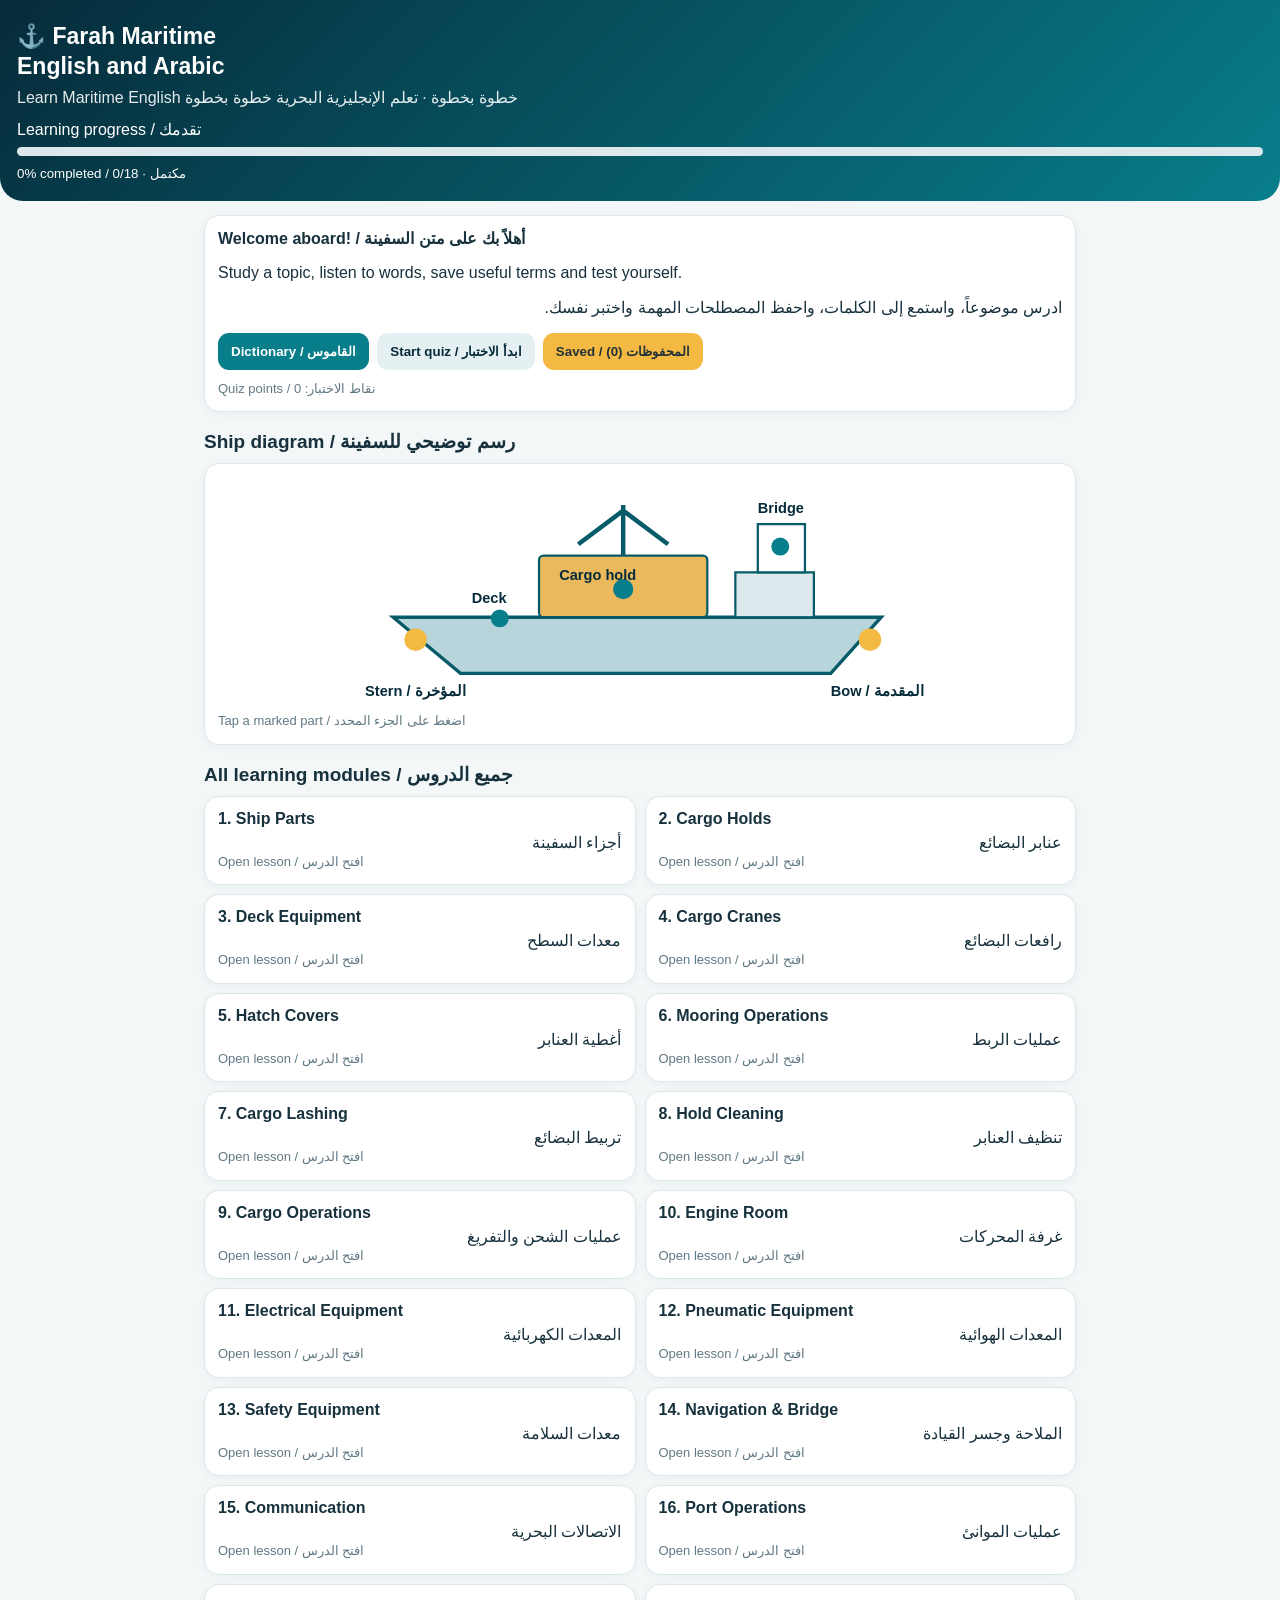
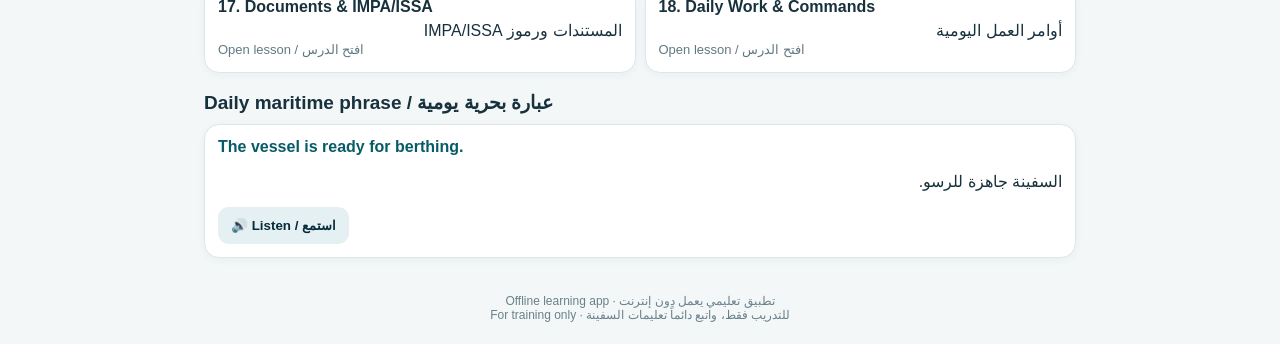
<file: index.html>
<!doctype html>
<html lang="ar"><head><meta charset="utf-8"><meta name="viewport" content="width=device-width,initial-scale=1,maximum-scale=1,user-scalable=no"><meta name="theme-color" content="#062b3a"><title>Farah Maritime English and Arabic</title>
<style>
:root{--navy:#062b3a;--teal:#087e8b;--gold:#f4b942;--paper:#f3f7f8;--ink:#17313d;--line:#dce7ea}*{box-sizing:border-box}body{margin:0;background:var(--paper);color:var(--ink);font-family:Arial,"Noto Naskh Arabic",sans-serif}.hero{background:linear-gradient(135deg,#062b3a,#087e8b);color:#fff;padding:22px 17px 19px;border-radius:0 0 23px 23px}.brand{font-size:23px;font-weight:800;line-height:1.3}.sub{opacity:.9;margin-top:6px}.wrap{padding:14px;max-width:900px;margin:auto}.progress{background:#dce8ec;border-radius:20px;height:9px;overflow:hidden;margin:8px 0}.bar{height:100%;background:var(--gold);width:0;transition:width .2s}.section-title{font-size:19px;font-weight:bold;margin:18px 0 10px}.grid{display:grid;grid-template-columns:repeat(2,minmax(0,1fr));gap:9px}.tile,.lesson,.panel{background:#fff;border:1px solid var(--line);border-radius:15px;padding:13px;box-shadow:0 2px 8px #062b3a0b}.tile{cursor:pointer;min-height:88px}.tile b{display:block;margin-bottom:5px}.ar{direction:rtl;text-align:right}.muted{color:#617984;font-size:13px;line-height:1.5}.btn{border:0;border-radius:11px;padding:11px 13px;background:var(--teal);color:white;font-weight:bold;cursor:pointer}.btn.secondary{background:#e5f0f2;color:var(--navy)}.btn.gold{background:var(--gold);color:#24333a}.row{display:flex;gap:8px;flex-wrap:wrap;align-items:center}.word{display:flex;justify-content:space-between;gap:12px;align-items:center;border-bottom:1px solid #edf1f3;padding:11px 0}.word:last-child{border:0}.en{font-weight:bold;color:#075b68}.ship{width:100%;max-height:230px}.ship text{font-size:13px;fill:#062b3a;font-weight:bold}.hit{cursor:pointer}.quizopt{display:block;width:100%;text-align:left;margin:8px 0;background:#edf4f6;color:#17313d}.correct{background:#d8f2e5!important}.wrong{background:#ffe2df!important}input{width:100%;padding:12px;border:1px solid #cbdadd;border-radius:10px;font-size:16px;margin:8px 0}.pill{display:inline-block;background:#e5f0f2;color:#075b68;border-radius:30px;padding:5px 9px;font-size:12px;margin:3px}.lesson h3{margin:8px 0}.lesson p{line-height:1.65}.tip{background:#fff8e5;border-right:4px solid var(--gold);padding:10px;border-radius:8px;line-height:1.6}.arline{margin-top:3px}.nav{display:flex;gap:7px;flex-wrap:wrap;margin:12px 0}.nav .btn{flex:1;min-width:105px}footer{text-align:center;color:#6a818b;font-size:12px;padding:22px}
</style></head><body><header class="hero"><div class="brand">⚓ Farah Maritime<br>English and Arabic</div><div class="sub">Learn Maritime English خطوة بخطوة · تعلم الإنجليزية البحرية خطوة بخطوة</div><div style="margin-top:13px">Learning progress / تقدمك</div><div class="progress"><div class="bar" id="bar"></div></div><small id="progressText">0% completed / مكتمل</small></header><main class="wrap" id="app"></main><footer>Offline learning app · تطبيق تعليمي يعمل دون إنترنت<br>For training only · للتدريب فقط، واتبع دائماً تعليمات السفينة</footer>
<script>
const modules=[
['Ship Parts','أجزاء السفينة','Learn the main external and internal parts of a ship.','تعرف على الأجزاء الرئيسية الخارجية والداخلية للسفينة.','Bow','مقدمة السفينة'],
['Cargo Holds','عنابر البضائع','Cargo holds are enclosed spaces used to carry dry cargo.','عنابر البضائع مساحات مغلقة مخصصة لحمل البضائع الجافة.','Cargo hold','عنبر البضائع'],
['Deck Equipment','معدات السطح','Deck machinery helps the crew handle ropes, anchors and cargo.','تساعد معدات السطح الطاقم في التعامل مع الحبال والمراسي والبضائع.','Winch','ونش'],
['Cargo Cranes','رافعات البضائع','Ship cranes lift and transfer cargo under an approved lifting plan.','تقوم رافعات السفينة برفع ونقل البضائع وفق خطة رفع معتمدة.','Crane','رافعة'],
['Hatch Covers','أغطية العنابر','Hatch covers close and protect cargo hold openings.','تغلق أغطية العنابر فتحات العنابر وتحمي البضائع.','Hatch cover','غطاء العنبر'],
['Mooring Operations','عمليات الربط','Mooring secures a vessel alongside using lines and approved procedures.','تثبت عملية الربط السفينة بجانب الرصيف باستخدام الحبال والإجراءات المعتمدة.','Mooring line','حبل ربط'],
['Cargo Lashing','تربيط البضائع','Lashing prevents cargo from shifting during the voyage.','يمنع تربيط البضائع تحركها أثناء الرحلة البحرية.','Lashing','تربيط / تثبيت'],
['Hold Cleaning','تنظيف العنابر','Hold cleaning removes residues, loose rust and contaminants as instructed.','يزيل تنظيف العنابر بقايا البضائع والصدأ السائب والملوثات حسب التعليمات.','Hold cleaning','تنظيف العنابر'],
['Cargo Operations','عمليات الشحن والتفريغ','Cargo operations include loading, discharging, tallying and safe handling.','تشمل عمليات البضائع الشحن والتفريغ والعد والمناولة الآمنة.','Discharging','تفريغ البضائع'],
['Engine Room','غرفة المحركات','The engine room contains propulsion and auxiliary machinery.','تحتوي غرفة المحركات على معدات الدفع والآلات المساعدة.','Engine room','غرفة المحركات'],
['Electrical Equipment','المعدات الكهربائية','Electrical systems supply and distribute power onboard.','توفر الأنظمة الكهربائية الطاقة وتوزعها على متن السفينة.','Switchboard','لوحة التوزيع الكهربائية'],
['Pneumatic Equipment','المعدات الهوائية','Pneumatic tools operate using compressed air from a suitable system.','تعمل المعدات الهوائية باستخدام الهواء المضغوط من نظام مناسب.','Air compressor','ضاغط هواء'],
['Safety Equipment','معدات السلامة','Safety equipment protects crew and supports emergency response.','تحمي معدات السلامة الطاقم وتساعد في الاستجابة للطوارئ.','Lifejacket','سترة النجاة'],
['Navigation & Bridge','الملاحة وجسر القيادة','The bridge is the control centre for navigation and watchkeeping.','جسر القيادة هو مركز التحكم بالملاحة ومراقبة السفينة.','Bridge','جسر القيادة'],
['Communication','الاتصالات البحرية','Clear communication is essential between ship, port and crew.','الاتصال الواضح ضروري بين السفينة والميناء والطاقم.','VHF radio','جهاز VHF'],
['Port Operations','عمليات الموانئ','Port operations include arrival, berthing, cargo work and departure.','تشمل عمليات الميناء الوصول والرسو والعمل cargo والمغادرة.','Berthing','الرسو'],
['Documents & IMPA/ISSA','المستندات ورموز IMPA/ISSA','Learn common ship supply documents and how catalogue codes are used.','تعلم مستندات توريد السفن وكيفية استخدام رموز الكتالوج.','Requisition','طلب احتياج'],
['Daily Work & Commands','أوامر العمل اليومية','Practice clear and simple English used in everyday deck work.','تدرب على الإنجليزية الواضحة والبسيطة المستخدمة في أعمال السطح اليومية.','Stand by','كن مستعداً']
];
const lessons=[
[['Bow','مقدمة السفينة','The forward end of the ship.','الطرف الأمامي للسفينة.'],['Stern','مؤخرة السفينة','The aft end of the ship.','الطرف الخلفي للسفينة.'],['Port side','الجانب الأيسر','The left side when facing the bow.','الجانب الأيسر عند مواجهة المقدمة.'],['Starboard side','الجانب الأيمن','The right side when facing the bow.','الجانب الأيمن عند مواجهة المقدمة.'],['Deck','سطح السفينة','A floor or working platform onboard.','أرضية أو منصة عمل على السفينة.'],['Bridge','جسر القيادة','The place from which the ship is navigated.','المكان الذي تتم منه قيادة السفينة.'],['Keel','عارضة السفينة','The main structural member along the bottom.','العضو الإنشائي الرئيسي الممتد أسفل السفينة.']],
[['Cargo hold','عنبر البضائع','A space used to carry cargo.','مساحة مخصصة لحمل البضائع.'],['Hatch','فتحة العنبر','The opening giving access to a cargo hold.','الفتحة التي تتيح الوصول إلى عنبر البضائع.'],['Tank top','أرضية العنبر','The inner bottom surface of a cargo hold.','السطح الداخلي السفلي لعنبر البضائع.'],['Bilge well','جيب مياه العنبر','A collection point for water in the hold bilge.','نقطة تجميع المياه في قاع العنبر.'],['Ladder','سلم','A fixed or portable means of access.','وسيلة وصول ثابتة أو متنقلة.'],['Bulkhead','حاجز عرضي / طولي','A structural wall inside the ship.','جدار إنشائي داخل السفينة.']],
[['Winch','ونش','A machine used to heave or render a line.','آلة لشد الحبل أو إرخائه.'],['Windlass','ونش المرساة','Machinery used for anchor handling.','معدات تستخدم للتعامل مع المرساة.'],['Fairlead','موجه الحبل','A fitting that guides a mooring line.','قطعة توجه حبل الربط.'],['Bollard','عمود ربط','A strong post used to secure ropes.','عمود قوي لتثبيت الحبال.'],['Capstan','كابستان','A rotating vertical drum for handling lines.','أسطوانة رأسية دوارة لمناولة الحبال.']],
[['Crane','رافعة','A machine for lifting and moving loads.','آلة لرفع ونقل الأحمال.'],['Jib','ذراع الرافعة','The projecting arm of a crane.','الذراع البارز للرافعة.'],['Hook','خطاف','The fitting that connects to a lifting load.','القطعة التي تتصل بحمل الرفع.'],['SWL','حمولة العمل الآمنة','Safe Working Load stated by the manufacturer.','حمولة العمل الآمنة المحددة من المصنع.'],['Sling','حمالة رفع','Gear used to connect a load to a hook.','عدة تستخدم لربط الحمولة بالخطاف.']],
[['Hatch cover','غطاء العنبر','A movable cover closing the hatch opening.','غطاء متحرك يغلق فتحة العنبر.'],['Rubber packing','حشية مطاطية','A seal fitted to help prevent water ingress.','مانع تسرب يساعد على منع دخول المياه.'],['Cleat','قفل تثبيت','A fitting securing hatch cover panels.','قطعة لتثبيت ألواح غطاء العنبر.'],['Drain channel','مجرى تصريف','A channel directing water away.','مجرى يوجه المياه إلى الخارج.']],
[['Mooring line','حبل ربط','A line securing the vessel to the berth.','حبل يثبت السفينة بالرصيف.'],['Head line','حبل المقدمة','A line leading forward from the bow.','حبل يمتد إلى الأمام من المقدمة.'],['Stern line','حبل المؤخرة','A line leading aft from the stern.','حبل يمتد إلى الخلف من المؤخرة.'],['Spring line','حبل نابضي','A line preventing fore-and-aft movement.','حبل يمنع حركة السفينة للأمام والخلف.'],['Heave in','اسحب الحبل','Pull a line in.','اسحب الحبل إلى الداخل.'],['Slack away','أرخِ الحبل','Pay out a line carefully.','أرخِ الحبل بحذر.']],
[['Lashing','تربيط','Securing cargo against movement.','تثبيت البضائع لمنع حركتها.'],['Turnbuckle','شداد','A device for adjusting tension.','أداة لضبط الشد.'],['Shackle','شكال','A U-shaped connector secured with a pin.','وصلة على شكل U تثبت بمسمار.'],['Wire rope','سلك فولاذي','A rope made of steel wires.','حبل مصنوع من أسلاك فولاذية.']],
[['Hold cleaning','تنظيف العنابر','Cleaning cargo spaces between cargoes.','تنظيف أماكن البضائع بين الشحنات.'],['Residue','بقايا','Material left after cargo is discharged.','مواد متبقية بعد تفريغ البضائع.'],['Scale rust','صدأ قشري','Loose or flaking rust on steel.','صدأ متقشر أو منفصل عن الفولاذ.'],['Fresh water','مياه عذبة','Non-saline water used where specified.','مياه غير مالحة تستخدم عند طلب ذلك.'],['Sea water','مياه البحر','Saline water; use only if permitted for the job.','مياه مالحة؛ تستخدم فقط إذا سمحت تعليمات العمل.']],
[['Loading','شحن','Putting cargo onboard.','وضع البضائع على متن السفينة.'],['Discharging','تفريغ','Removing cargo from the ship.','إنزال البضائع من السفينة.'],['Stevedore','عامل شحن وتفريغ','A worker handling cargo in port.','عامل يتولى مناولة البضائع في الميناء.'],['Tally','عدّ البضائع','A record of cargo quantities handled.','سجل لكميات البضائع التي تمت مناولتها.'],['Cargo plan','خطة البضائع','A plan showing cargo distribution.','خطة توضح توزيع البضائع.']],
[['Main engine','المحرك الرئيسي','The engine providing propulsion.','المحرك الذي يوفر قوة الدفع.'],['Generator','مولد كهربائي','A machine producing electrical power.','آلة تنتج الطاقة الكهربائية.'],['Pump','مضخة','A machine moving liquids.','آلة لنقل السوائل.'],['Bilge','قاع السفينة / مياه القاع','The lowest internal area where liquids may collect.','أدنى منطقة داخلية قد تتجمع فيها السوائل.']],
[['Switchboard','لوحة التوزيع','Equipment distributing electrical power.','معدات توزيع الطاقة الكهربائية.'],['Circuit breaker','قاطع كهربائي','A protective device interrupting current.','جهاز حماية يفصل التيار الكهربائي.'],['Socket','مقبس','A point for connecting electrical equipment.','نقطة لتوصيل المعدات الكهربائية.'],['Voltage','الجهد الكهربائي','Electrical potential difference.','فرق الجهد الكهربائي.']],
[['Air compressor','ضاغط هواء','A machine that compresses air.','آلة تضغط الهواء.'],['Air receiver','خزان هواء','A vessel storing compressed air.','خزان لتخزين الهواء المضغوط.'],['Pressure gauge','مقياس ضغط','An instrument indicating pressure.','أداة لقياس الضغط.'],['Air hose','خرطوم هواء','A hose carrying compressed air.','خرطوم ينقل الهواء المضغوط.'],['Drain valve','صمام تصريف','A valve used to drain condensate.','صمام لتصريف الماء المتكثف.']],
[['Lifejacket','سترة نجاة','A personal flotation device.','وسيلة طفو شخصية.'],['Lifebuoy','طوق نجاة','A ring-shaped flotation device.','وسيلة طفو دائرية.'],['Fire extinguisher','طفاية حريق','Portable equipment for fighting a small fire.','معدات محمولة لمكافحة الحريق الصغير.'],['PPE','معدات الوقاية الشخصية','Equipment worn to reduce work risks.','معدات يرتديها العامل لتقليل مخاطر العمل.'],['Emergency muster','تجمع الطوارئ','The designated place to report in an emergency.','المكان المحدد للتجمع في حالة الطوارئ.']],
[['Bridge','جسر القيادة','The ship navigation control room.','غرفة التحكم والملاحة في السفينة.'],['Radar','رادار','A system detecting targets and ranges.','نظام يكشف الأهداف والمسافات.'],['ECDIS','نظام عرض الخرائط الإلكتروني','Electronic chart display and information system.','نظام عرض الخرائط والمعلومات الإلكتروني.'],['Compass','بوصلة','An instrument indicating direction.','أداة لتحديد الاتجاه.'],['Lookout','مراقب','A person keeping a visual watch.','شخص يقوم بالمراقبة البصرية.']],
[['VHF radio','جهاز VHF','A radio used for short-range maritime communication.','جهاز لاسلكي للاتصالات البحرية قصيرة المدى.'],['Channel','قناة','A selected radio frequency channel.','قناة تردد لاسلكي محددة.'],['Call sign','نداء التعريف','The station or vessel identification call.','نداء تعريف المحطة أو السفينة.'],['Over','انتهيت من الإرسال وأنتقل إليك','I have finished speaking; your turn.','انتهيت من الكلام؛ تفضل بالرد.'],['Stand by','ابقَ على الاستعداد','Wait and be ready.','انتظر وكن مستعداً.']],
[['ETA','الوقت المتوقع للوصول','Estimated Time of Arrival.','الوقت المتوقع لوصول السفينة.'],['ETD','الوقت المتوقع للمغادرة','Estimated Time of Departure.','الوقت المتوقع لمغادرة السفينة.'],['Berth','رصيف / مرسى','A designated place for a vessel alongside.','مكان مخصص لرسو السفينة بجانب الرصيف.'],['Pilot','مرشد بحري','A qualified person assisting ship navigation in port waters.','شخص مؤهل يساعد في إرشاد السفينة داخل مياه الميناء.']],
[['Requisition','طلب احتياج','A formal request for stores or equipment.','طلب رسمي للمؤن أو المعدات.'],['Delivery note','إشعار تسليم','A document listing delivered items.','مستند يوضح المواد التي تم تسليمها.'],['IMPA code','رمز IMPA','A catalogue reference used in marine purchasing.','مرجع كتالوج يستخدم في مشتريات السفن.'],['ISSA code','رمز ISSA','A marine stores catalogue reference.','مرجع كتالوج لمستلزمات السفن.'],['Specification','المواصفات الفنية','Details defining the required item.','تفاصيل تحدد مواصفات المادة المطلوبة.']],
[['Stand by','كن مستعداً','Be ready and wait for instructions.','كن مستعداً وانتظر التعليمات.'],['Keep clear','ابتعد عن المنطقة','Stay away from the area.','ابتعد عن المنطقة.'],['Make fast','ثبّت الحبل','Secure the line.','ثبّت الحبل.'],['Let go','أفلت / اترك','Release the line or let it go.','أفلت الحبل أو اتركه.'],['Check the pressure','افحص الضغط','Read and confirm the pressure.','اقرأ الضغط وتأكد منه.'],['Report to the officer','راجع الضابط','Go and report to the officer.','اذهب وراجع الضابط.']]
];
const phrases=[['Please check the cargo hold.','يرجى فحص عنبر البضائع.'],['Keep clear of the suspended load.','ابتعد عن الحمولة المعلقة.'],['Wear your personal protective equipment.','ارتدِ معدات الوقاية الشخصية.'],['Stand by at the forward station.','كن مستعداً في محطة المقدمة.'],['Report any damage immediately.','أبلغ عن أي ضرر فوراً.'],['The vessel is ready for berthing.','السفينة جاهزة للرسو.'],['Please confirm the delivery quantity.','يرجى تأكيد كمية التسليم.']];
let done=JSON.parse(localStorage.getItem('farahDone')||'[]'),saved=JSON.parse(localStorage.getItem('farahSaved')||'[]'),score=Number(localStorage.getItem('farahScore')||0);
function progress(){let n=done.length;document.getElementById('bar').style.width=(n/18*100)+'%';document.getElementById('progressText').textContent=Math.round(n/18*100)+'% completed / مكتمل · '+n+'/18';}
function home(){document.getElementById('app').innerHTML=`<div class="panel"><b>Welcome aboard! / أهلاً بك على متن السفينة</b><p>Study a topic, listen to words, save useful terms and test yourself.</p><p class="ar">ادرس موضوعاً، واستمع إلى الكلمات، واحفظ المصطلحات المهمة واختبر نفسك.</p><div class="row"><button class="btn" onclick="showVocab()">Dictionary / القاموس</button><button class="btn secondary" onclick="quiz()">Start quiz / ابدأ الاختبار</button><button class="btn gold" onclick="savedPage()">Saved / المحفوظات (${saved.length})</button></div><div class="muted" style="margin-top:9px">Quiz points / نقاط الاختبار: ${score}</div></div><div class="section-title">Ship diagram / رسم توضيحي للسفينة</div><div class="panel"><svg class="ship" viewBox="0 0 520 205" role="img" aria-label="Ship parts diagram"><path d="M40 125 L475 125 L430 175 L100 175 Z" fill="#b8d5dc" stroke="#075b68" stroke-width="3"/><rect x="170" y="70" width="150" height="55" rx="4" fill="#e9b95b" stroke="#075b68" stroke-width="2"/><rect x="345" y="85" width="70" height="40" fill="#dce8ec" stroke="#075b68" stroke-width="2"/><rect x="365" y="42" width="42" height="43" fill="#fff" stroke="#075b68" stroke-width="2"/><path d="M245 70 V25 M245 30 L285 60 M245 30 L205 60" stroke="#075b68" stroke-width="4" fill="none"/><g class="hit" onclick="part('Bow','مقدمة السفينة')"><circle cx="465" cy="145" r="10" fill="#f4b942"/><text x="430" y="195">Bow / المقدمة</text></g><g class="hit" onclick="part('Stern','مؤخرة السفينة')"><circle cx="60" cy="145" r="10" fill="#f4b942"/><text x="15" y="195">Stern / المؤخرة</text></g><g class="hit" onclick="part('Cargo hold','عنبر البضائع')"><circle cx="245" cy="100" r="9" fill="#087e8b"/><text x="188" y="92">Cargo hold</text></g><g class="hit" onclick="part('Bridge','جسر القيادة')"><circle cx="385" cy="62" r="8" fill="#087e8b"/><text x="365" y="32">Bridge</text></g><g class="hit" onclick="part('Deck','سطح السفينة')"><circle cx="135" cy="126" r="8" fill="#087e8b"/><text x="110" y="112">Deck</text></g></svg><div class="muted">Tap a marked part / اضغط على الجزء المحدد</div></div><div class="section-title">All learning modules / جميع الدروس</div><div class="grid">${modules.map((m,i)=>`<div class="tile" onclick="lesson(${i})"><b>${i+1}. ${m[0]}</b><div class="ar">${m[1]}</div><div class="muted">${done.includes(i)?'✓ Completed / مكتمل':'Open lesson / افتح الدرس'}</div></div>`).join('')}</div><div class="section-title">Daily maritime phrase / عبارة بحرية يومية</div><div class="panel"><b class="en">${phrases[new Date().getDate()%phrases.length][0]}</b><p class="ar">${phrases[new Date().getDate()%phrases.length][1]}</p><button class="btn secondary" onclick="speak('${phrases[new Date().getDate()%phrases.length][0]}')">🔊 Listen / استمع</button></div>`;progress();}
function part(en,ar){alert(en+' / '+ar);}
function lesson(i){let m=modules[i],words=lessons[i],p=phrases[i%phrases.length];document.getElementById('app').innerHTML=`<button class="btn secondary" onclick="home()">← Home / الرئيسية</button><div class="section-title">${i+1}. ${m[0]} / ${m[1]}</div><div class="panel"><p>${m[2]}</p><p class="ar">${m[3]}</p><div class="pill">Beginner / مبتدئ</div><h3>Key vocabulary / أهم المفردات</h3>${words.map((v,j)=>word(v,i+'-'+j)).join('')}<h3>Useful sentence / جملة مفيدة</h3><div class="lesson"><b class="en">${p[0]}</b><p class="ar">${p[1]}</p><button class="btn secondary" onclick="speak('${p[0]}')">🔊 Listen / استمع</button></div><h3>Safety reminder / تذكير بالسلامة</h3><div class="tip">Always follow the Master's and responsible officer's instructions, risk assessment and shipboard procedures.<div class="ar">اتبع دائماً تعليمات الربان والضابط المسؤول وتقييم المخاطر وإجراءات السفينة.</div></div><div class="row" style="margin-top:13px"><button class="btn" onclick="mark(${i})">Mark completed / تحديد كمكتمل</button><button class="btn secondary" onclick="quiz(${i})">Test this topic / اختبر هذا الدرس</button></div></div>`;}
function word(v,id){let isSaved=saved.includes(v[0]);return `<div class="word"><div><div class="en">${v[0]}</div><div class="ar">${v[1]}</div><div class="muted">${v[2]}<br><span class="ar">${v[3]}</span></div></div><div class="row"><button class="btn secondary" onclick="speak('${v[0]}')">🔊</button><button class="btn secondary" onclick="toggleSave('${v[0]}')">${isSaved?'★':'☆'}</button></div></div>`;}
function speak(w){if(window.FarahVoice)FarahVoice.speak(w);else if('speechSynthesis'in window){let u=new SpeechSynthesisUtterance(w);u.lang='en-US';speechSynthesis.speak(u);}}
function mark(i){if(!done.includes(i))done.push(i);localStorage.setItem('farahDone',JSON.stringify(done));home();}
function toggleSave(w){saved=saved.includes(w)?saved.filter(x=>x!==w):[...saved,w];localStorage.setItem('farahSaved',JSON.stringify(saved));}
function savedPage(){let items=lessons.flat().filter(v=>saved.includes(v[0]));document.getElementById('app').innerHTML=`<button class="btn secondary" onclick="home()">← Home / الرئيسية</button><div class="section-title">Saved vocabulary / المفردات المحفوظة</div><div class="panel">${items.length?items.map(v=>word(v,'s')).join(''):'No saved words yet / لا توجد كلمات محفوظة بعد'}</div>`;}
function showVocab(){let all=lessons.flat();document.getElementById('app').innerHTML=`<button class="btn secondary" onclick="home()">← Home / الرئيسية</button><div class="section-title">Maritime dictionary / القاموس البحري</div><input id="search" placeholder="Search English or Arabic / ابحث بالإنجليزية أو العربية" oninput="filterWords()"><div class="panel" id="wordList">${all.map(v=>word(v,'d')).join('')}</div>`;}
function filterWords(){let q=document.getElementById('search').value.toLowerCase();let all=lessons.flat().filter(v=>v[0].toLowerCase().includes(q)||v[1].includes(q));document.getElementById('wordList').innerHTML=all.map(v=>word(v,'f')).join('')||'No results / لا توجد نتائج';}
const questions=[{q:'What is the front part of a ship?',ar:'ما اسم الجزء الأمامي من السفينة؟',a:['Bow / المقدمة','Stern / المؤخرة','Deck / السطح'],c:0},{q:'What is a cargo hold?',ar:'ما هو عنبر البضائع؟',a:['A kitchen / مطبخ','A cargo space / مساحة للبضائع','A lifeboat / قارب نجاة'],c:1},{q:'Which side is starboard?',ar:'أي جانب هو Starboard؟',a:['Left / الأيسر','Right / الأيمن','Rear / الخلف'],c:1},{q:'What does SWL mean?',ar:'ماذا يعني SWL؟',a:['Safe Working Load / حمولة العمل الآمنة','Sea Water Level / مستوى مياه البحر','Ship Work List / قائمة عمل السفينة'],c:0},{q:'What is an air receiver?',ar:'ما هو خزان الهواء؟',a:['Air storage tank / خزان تخزين الهواء','Water pump / مضخة مياه','Radio / جهاز لاسلكي'],c:0},{q:'What is a mooring line used for?',ar:'فيم يستخدم حبل الربط؟',a:['Painting / الدهان','Securing the vessel / تثبيت السفينة','Cooking / الطبخ'],c:1},{q:'What does ETA mean?',ar:'ماذا يعني ETA؟',a:['Estimated Time of Arrival / الوقت المتوقع للوصول','Engine Test Alarm / إنذار اختبار المحرك','Emergency Towing Area / منطقة القطر'],c:0},{q:'What is PPE?',ar:'ما هي PPE؟',a:['Personal Protective Equipment / معدات الوقاية الشخصية','Port Pilot Entry / دخول المرشد','Pressure Pump Engine / محرك مضخة الضغط'],c:0}];
function quiz(topic){let q;if(Number.isInteger(topic)&&lessons[topic]){let pool=lessons[topic],item=pool[Math.floor(Math.random()*pool.length)],all=lessons.flat(),distractors=all.filter(v=>v[1]!==item[1]).sort(()=>Math.random()-.5).slice(0,2),opts=[item,...distractors];opts.sort(()=>Math.random()-.5);q={q:'What is the Arabic meaning of "'+item[0]+'"?',ar:'ما المعنى العربي للمصطلح التالي؟ '+item[0],a:opts.map(v=>v[1]),c:opts.findIndex(v=>v[0]===item[0])};}else{q=questions[Math.floor(Math.random()*questions.length)];}document.getElementById('app').innerHTML=`<button class="btn secondary" onclick="home()">← Home / الرئيسية</button><div class="section-title">Maritime quiz / اختبار بحري</div><div class="panel"><div class="pill">${Number.isInteger(topic)&&lessons[topic]?'Topic test / اختبار الدرس':'General test / اختبار عام'}</div><h3>${q.q}</h3><div class="ar">${q.ar}</div>${q.a.map((a,i)=>`<button class="btn quizopt" onclick="answer(this,${i===q.c})">${a}</button>`).join('')}<p id="feedback"></p><button class="btn" onclick="quiz(${Number.isInteger(topic)?topic:'null'})">Next question / سؤال آخر</button></div>`;}
function answer(el,ok){document.querySelectorAll('.quizopt').forEach(b=>b.disabled=true);el.classList.add(ok?'correct':'wrong');document.getElementById('feedback').textContent=ok?'Correct! أحسنت، إجابة صحيحة.':'Incorrect. الإجابة غير صحيحة؛ راجع الدرس وحاول مجدداً.';if(ok){score++;localStorage.setItem('farahScore',String(score));}}
home();
</script></body></html>
</file>
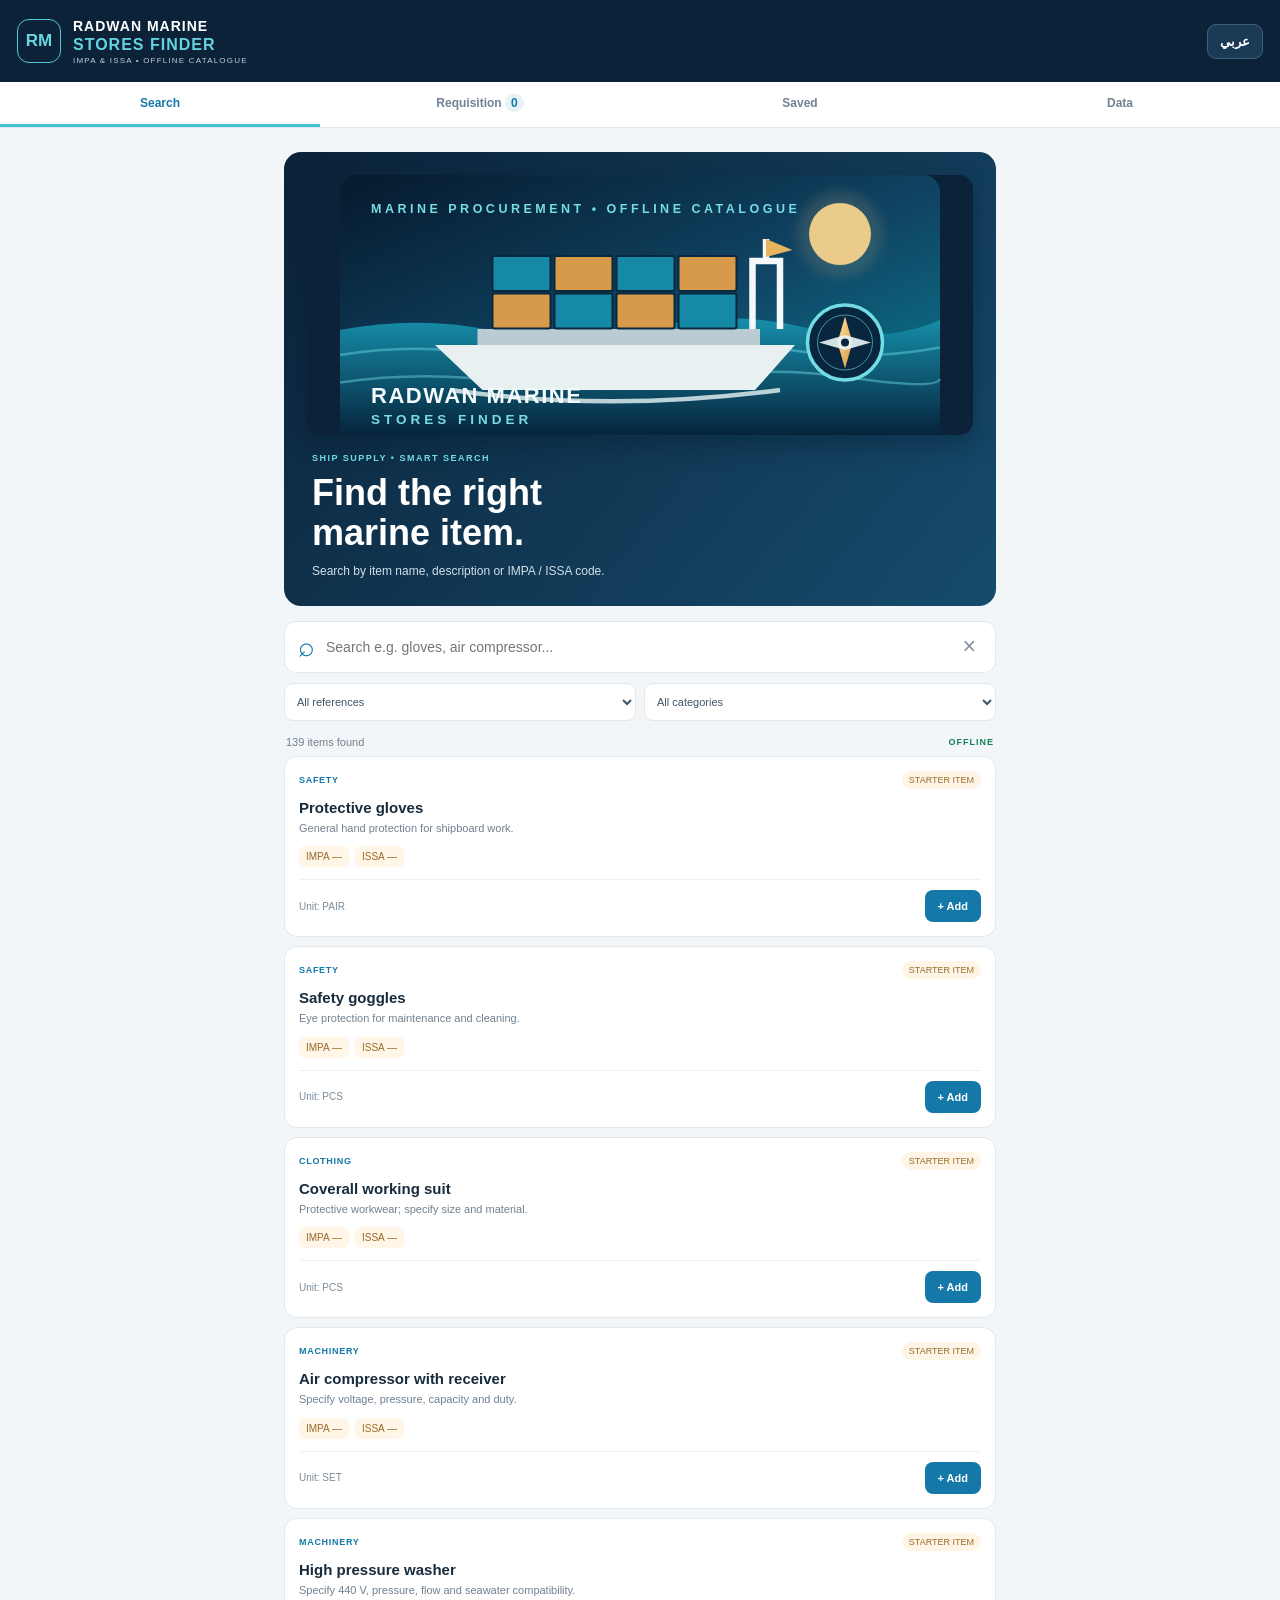
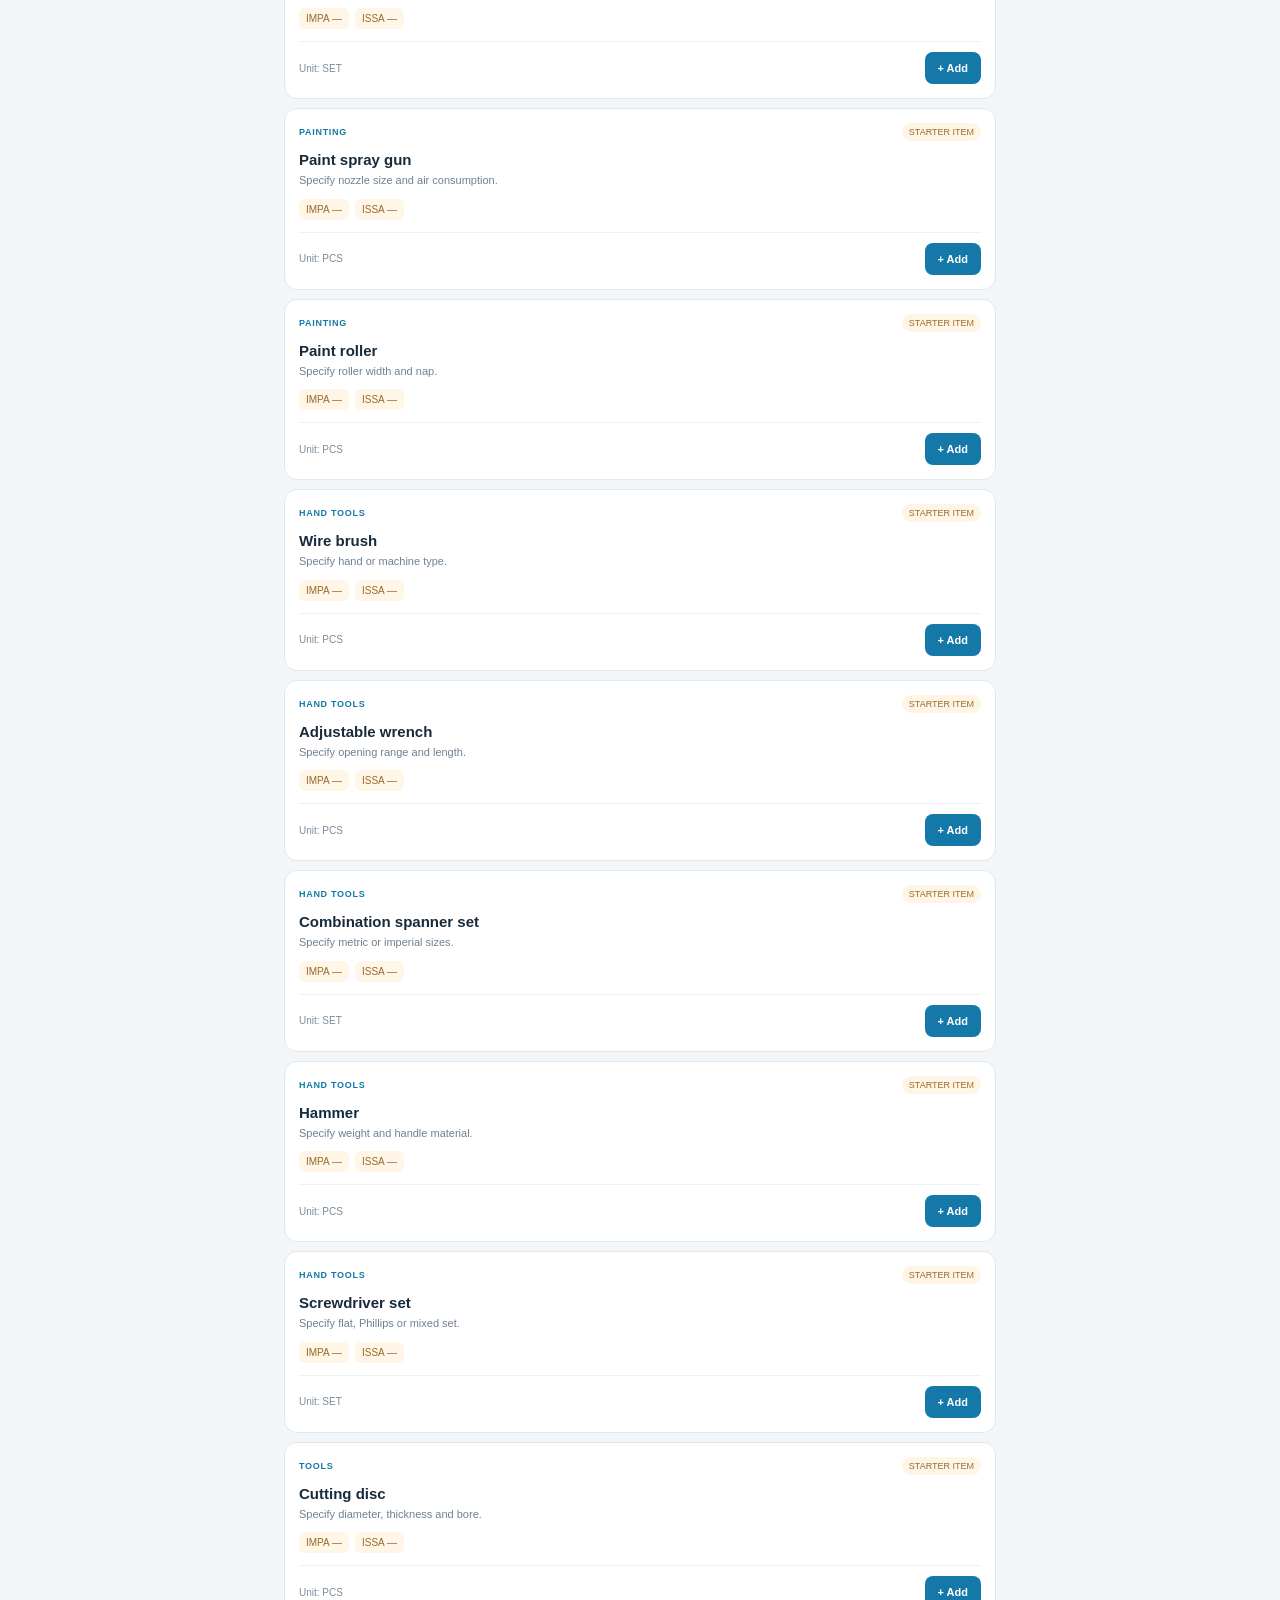
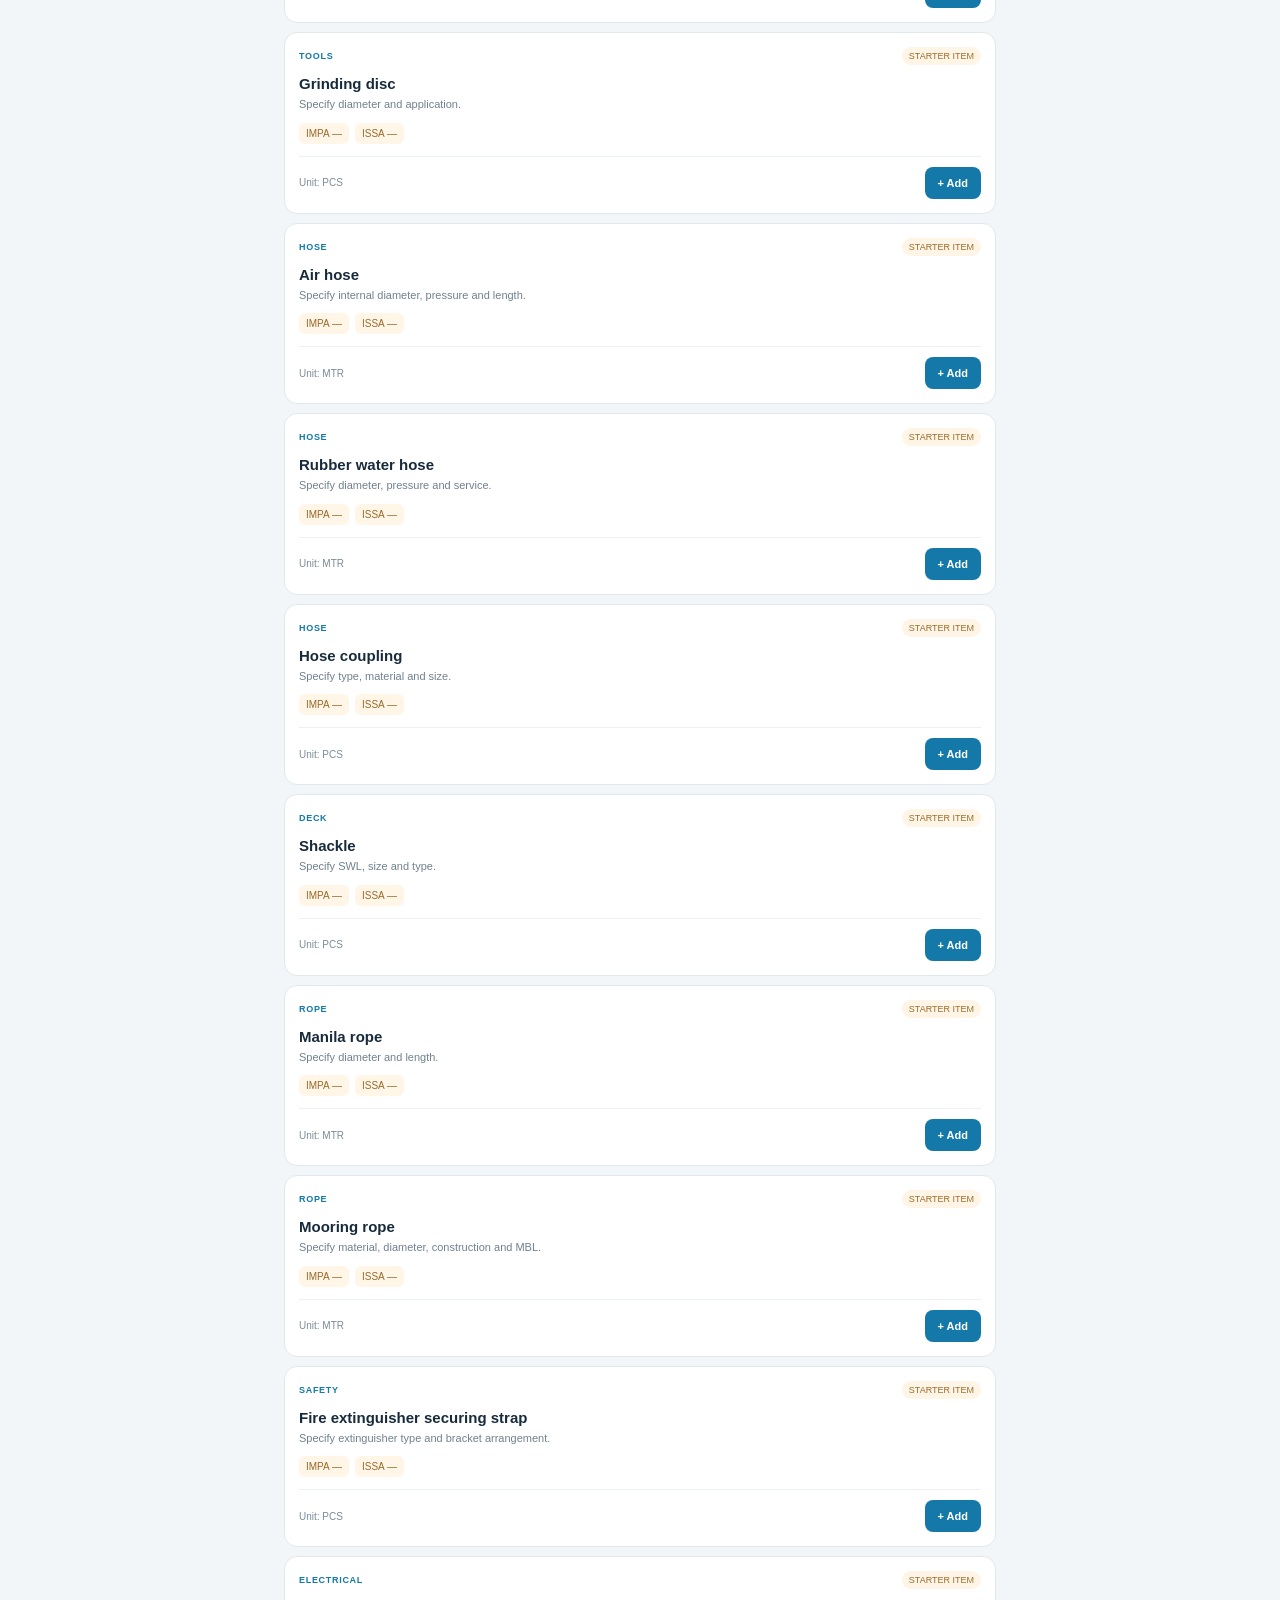
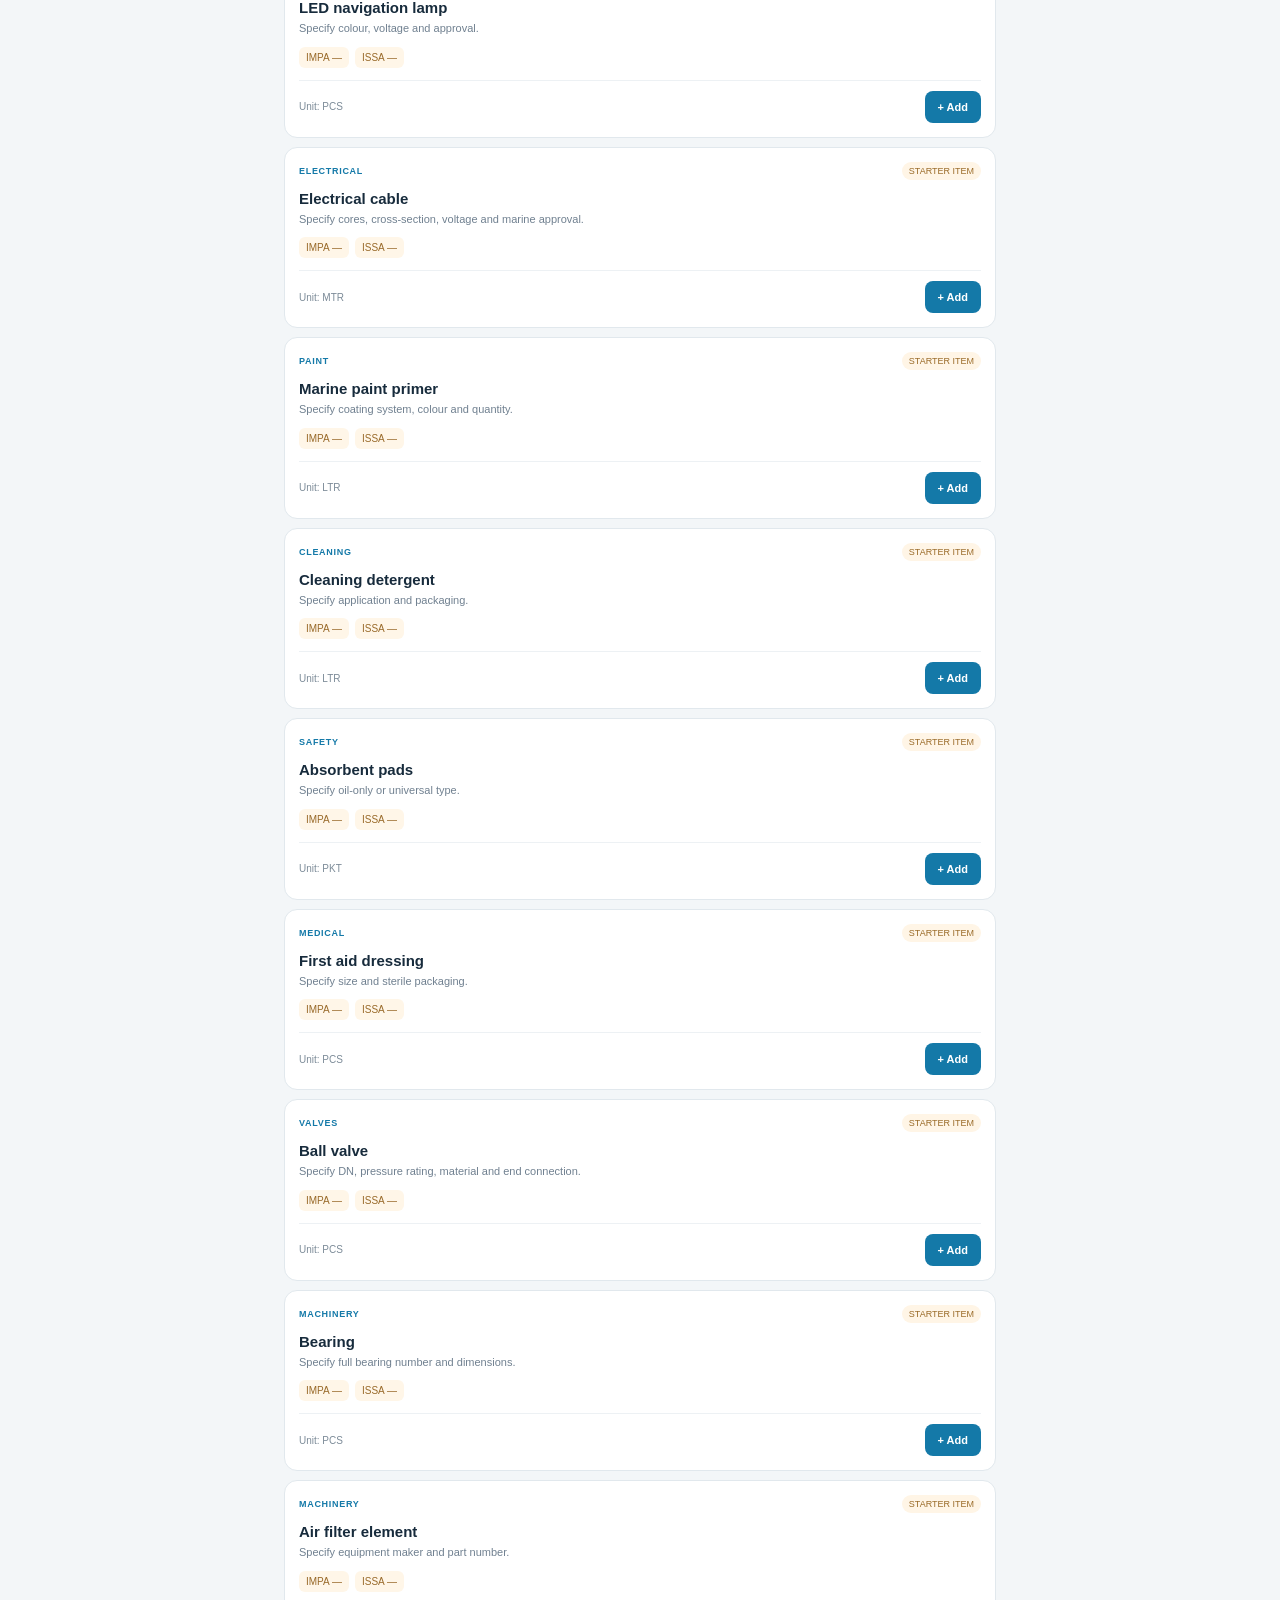
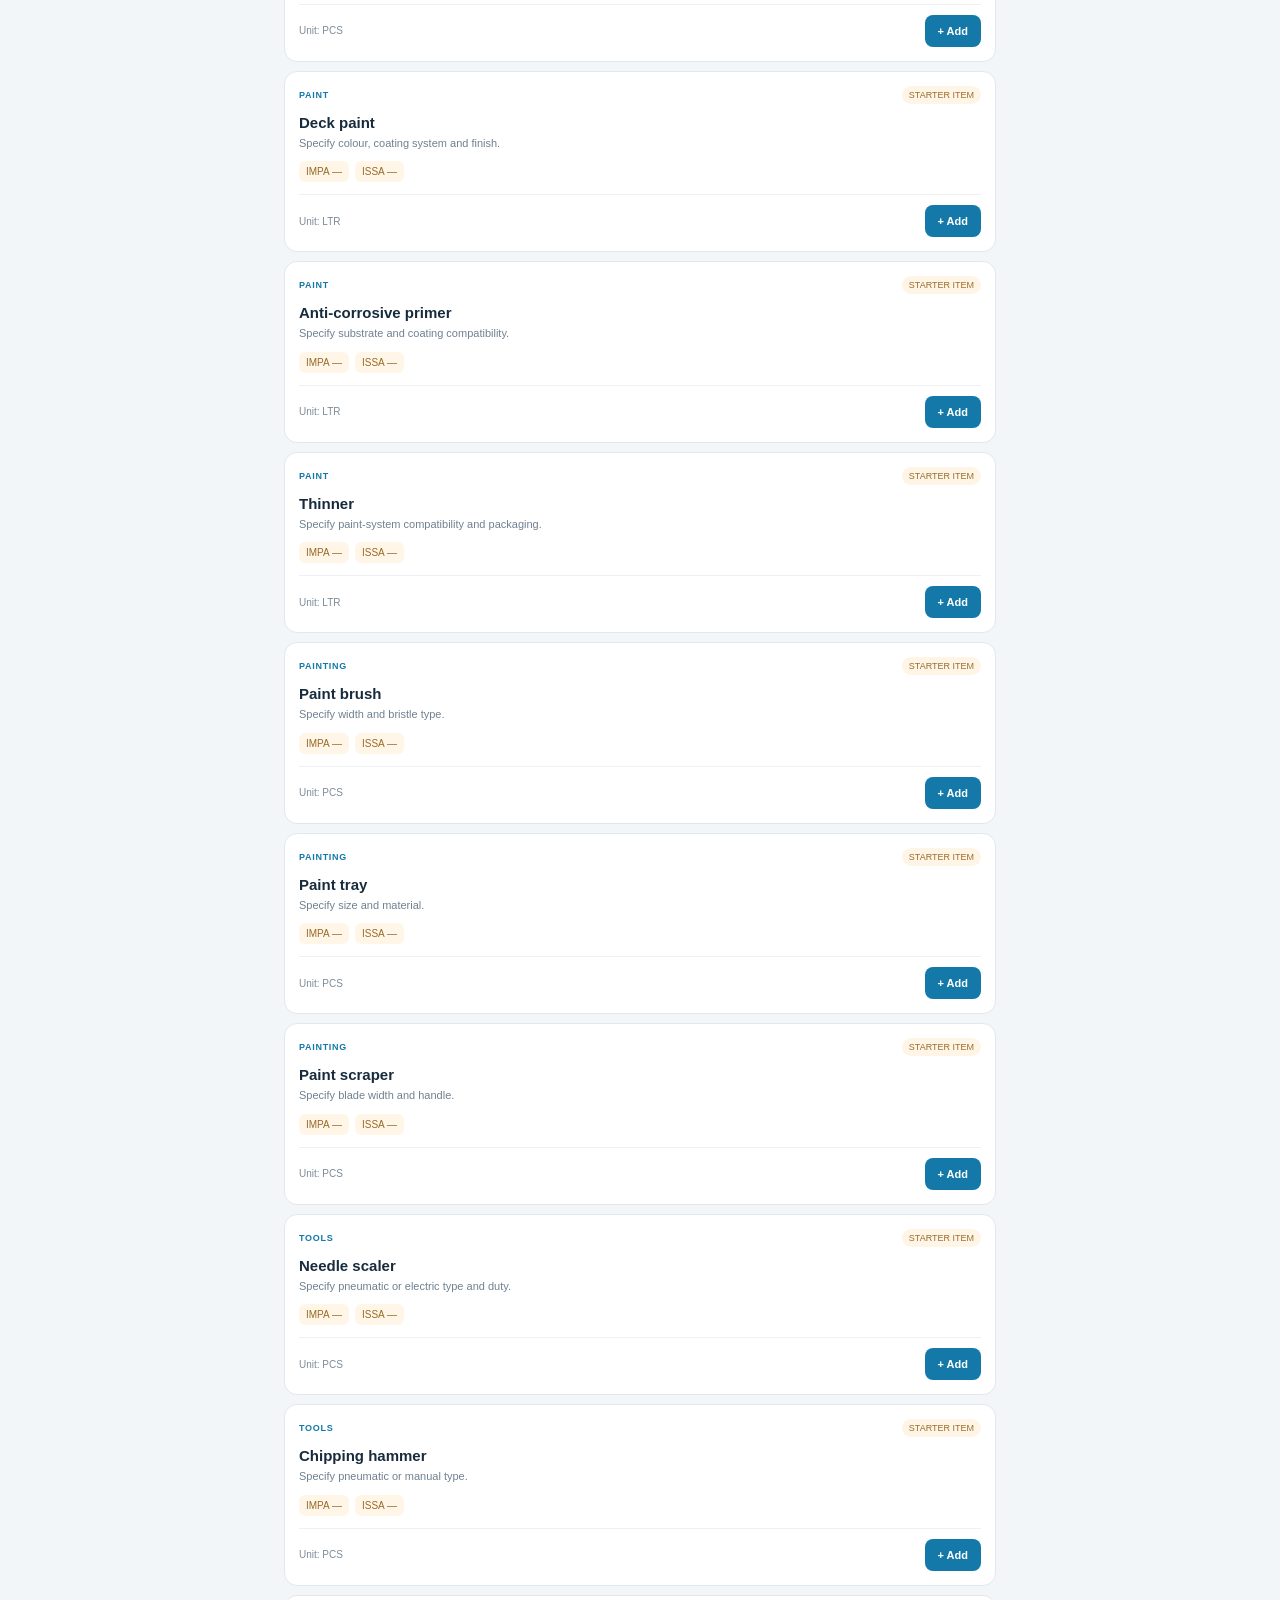
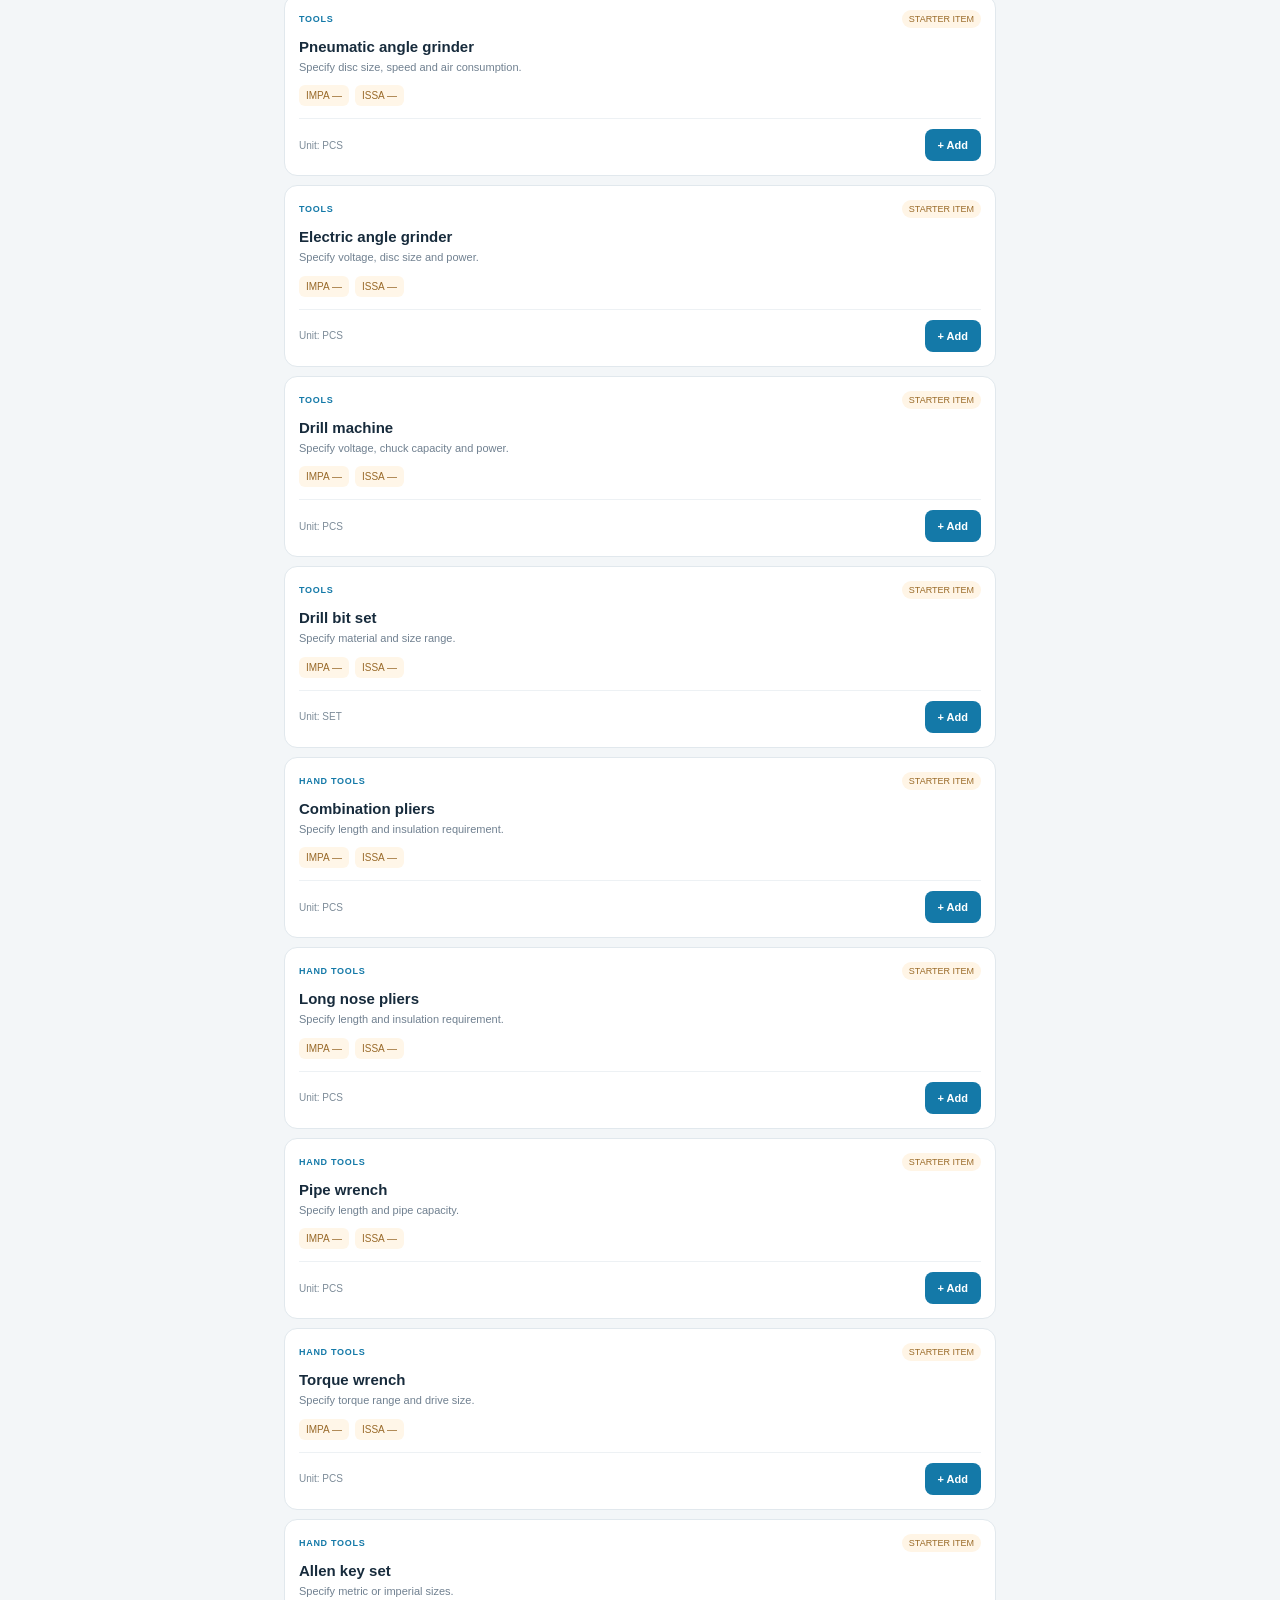
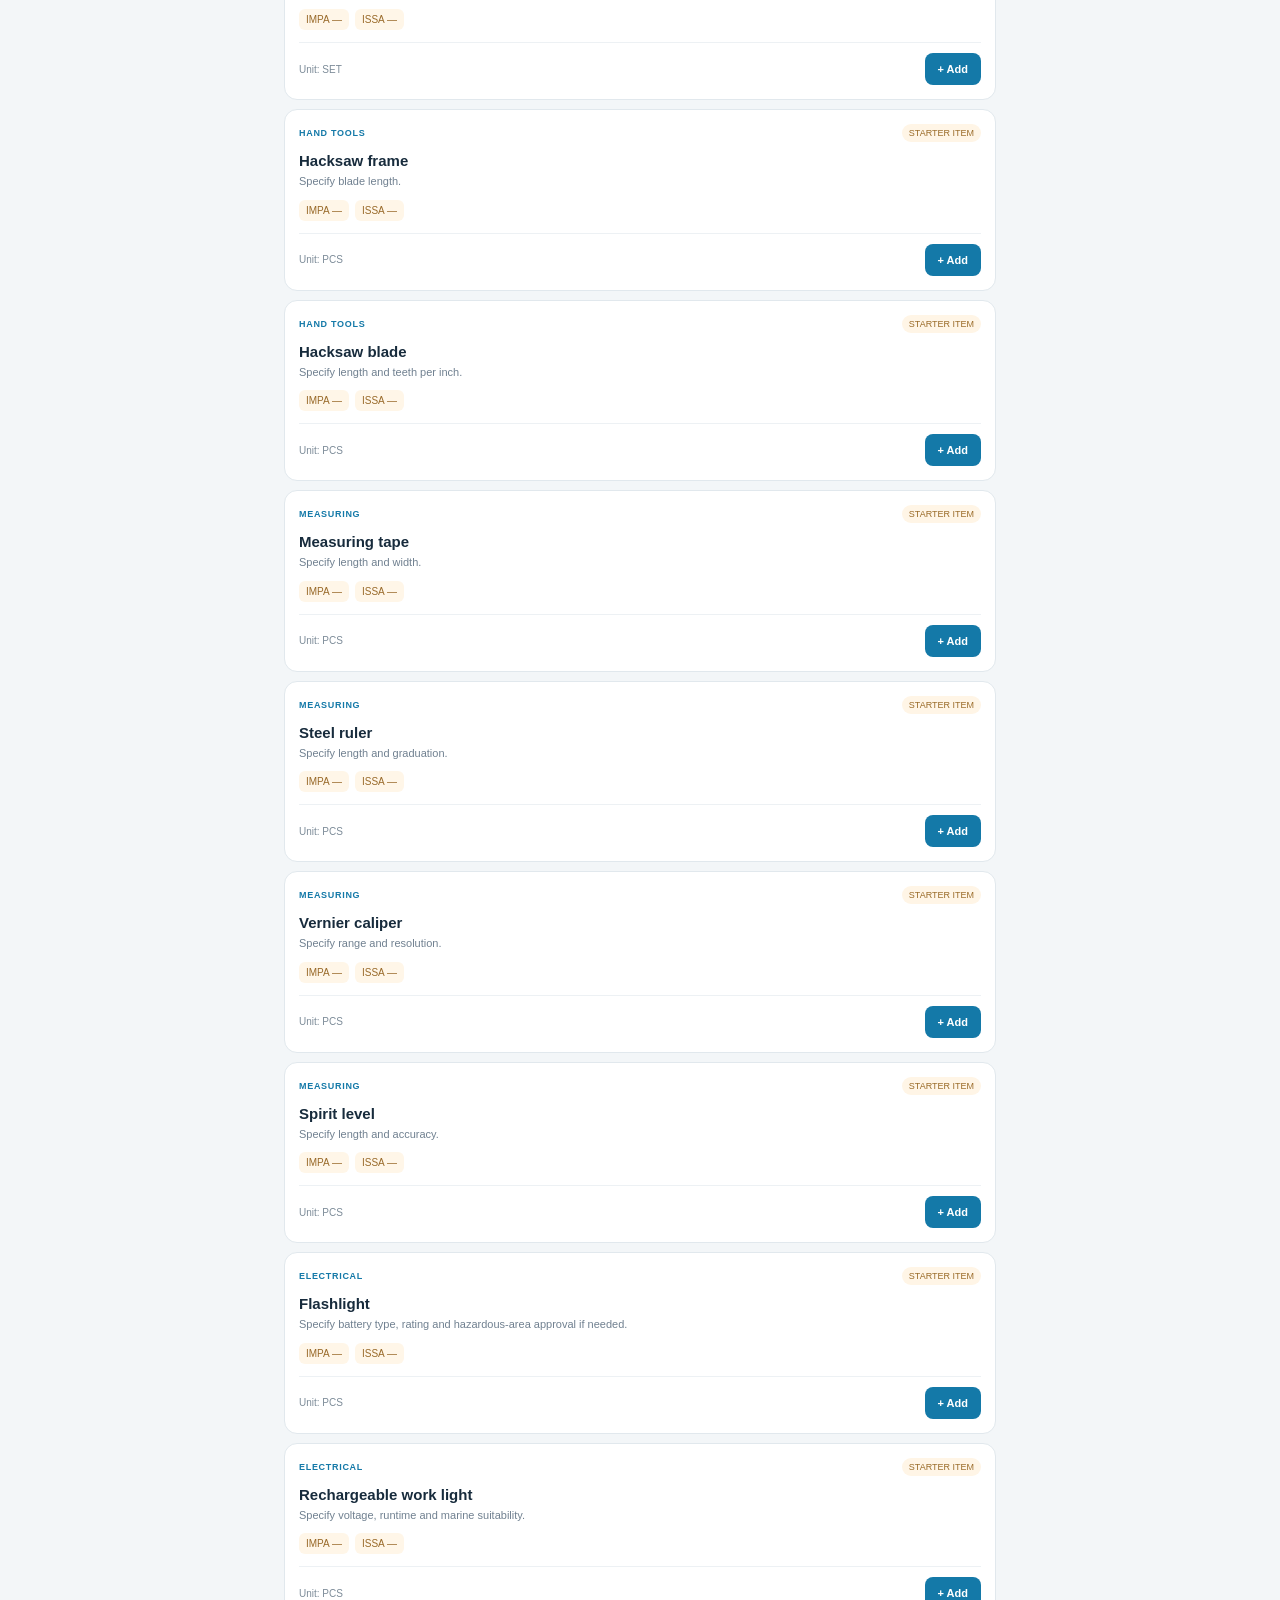
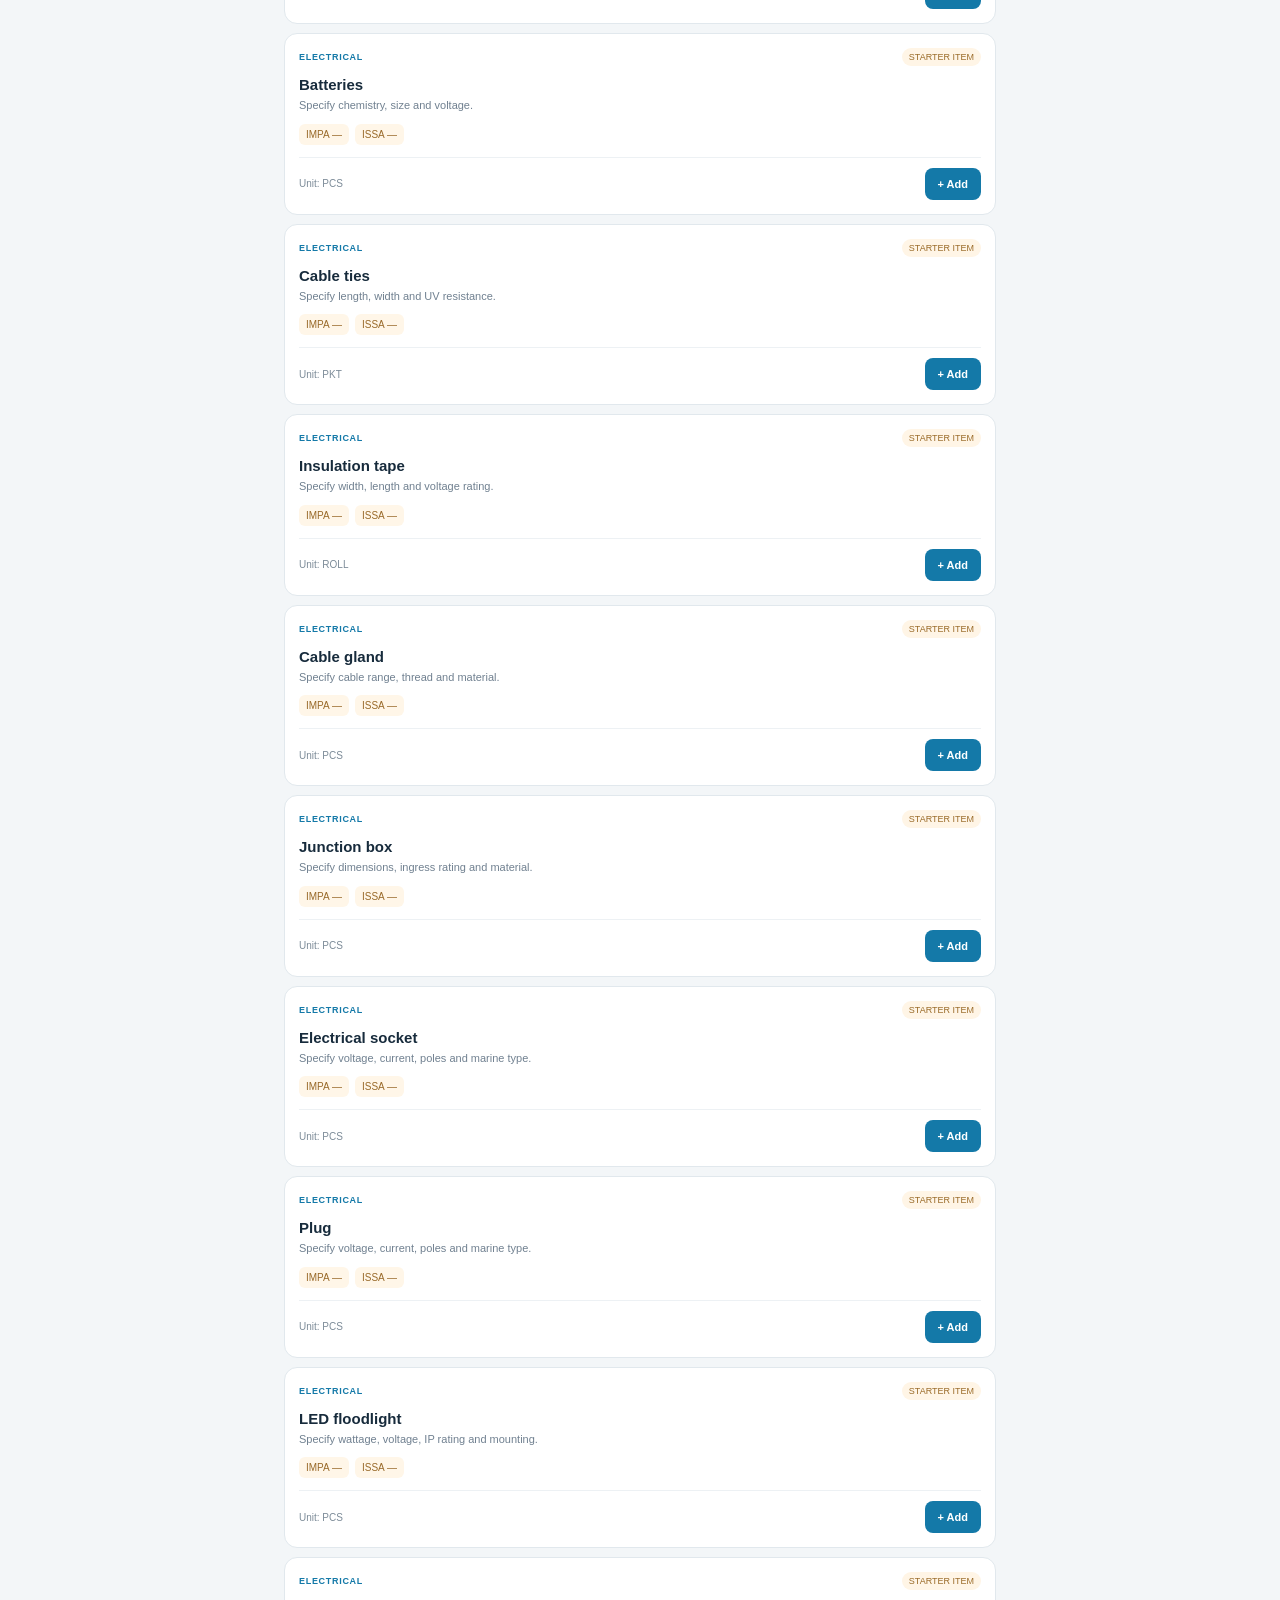
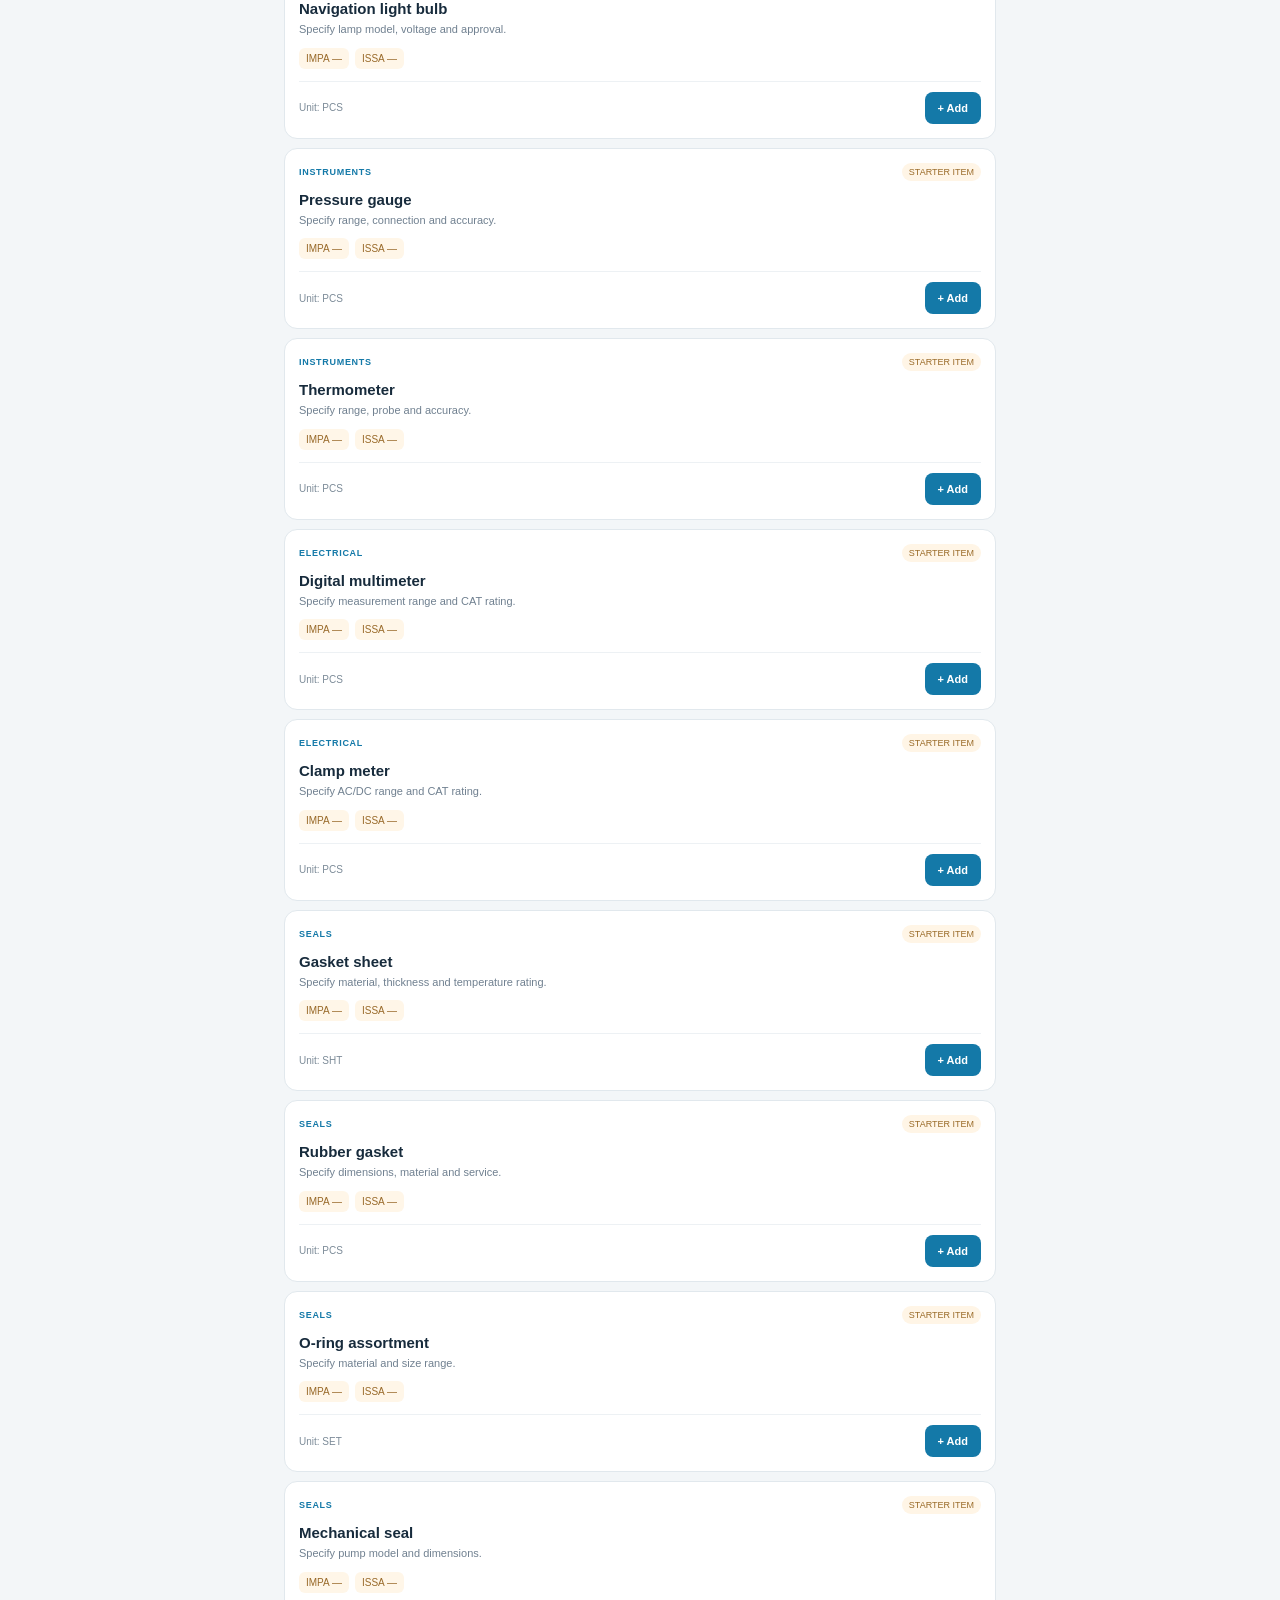
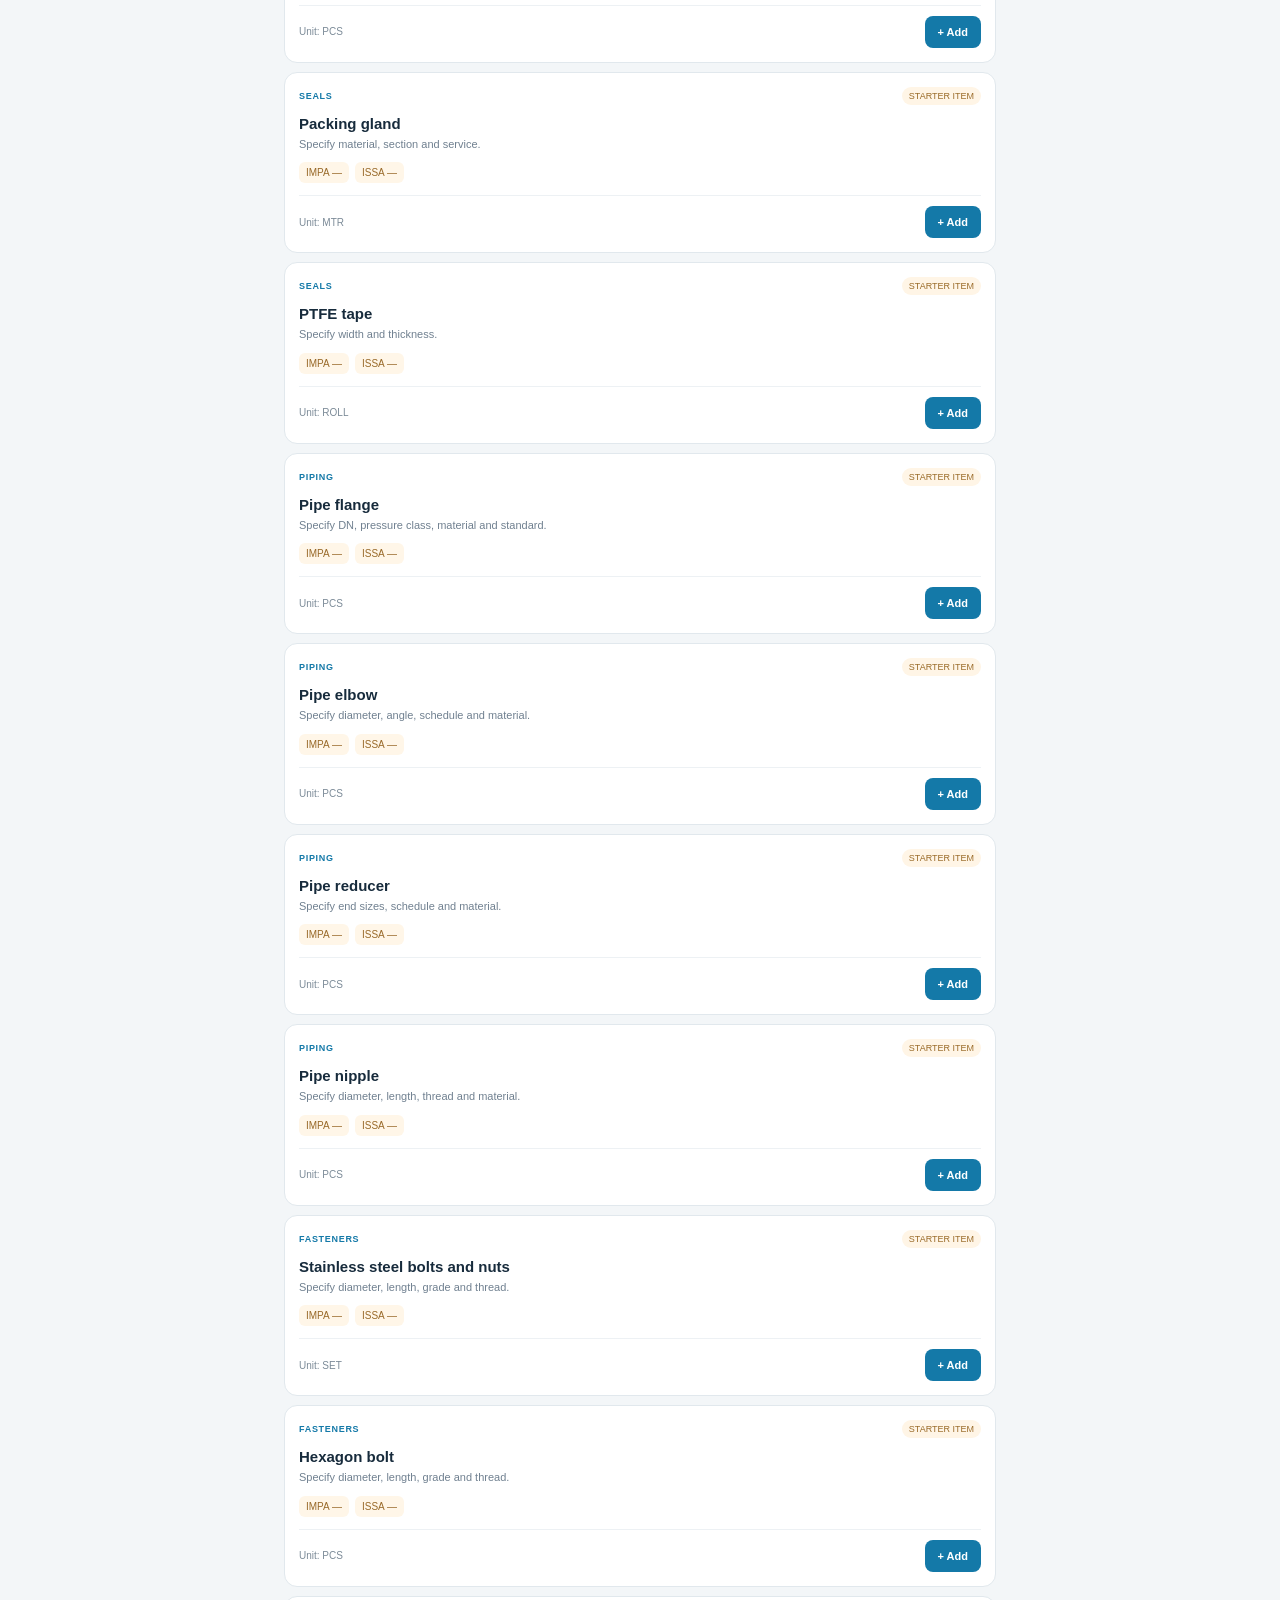
<file: radwan-marine-stores-finder/app/src/main/assets/index.html>
<!doctype html>
<html lang="en"><head><meta charset="utf-8"><meta name="viewport" content="width=device-width,initial-scale=1,maximum-scale=1,user-scalable=no"><meta name="theme-color" content="#0b2239"><title>RADWAN MARINE STORES FINDER</title><link rel="stylesheet" href="style.css"></head>
<body>
<header><div class="brandmark">RM</div><div class="brand"><b>RADWAN MARINE</b><strong>STORES FINDER</strong><small>IMPA & ISSA • OFFLINE CATALOGUE</small></div><button id="langBtn" class="lang">عربي</button></header>
<nav><button class="tab active" data-tab="search" id="tabSearch">Search</button><button class="tab" data-tab="request" id="tabRequest">Requisition <span id="cartCount">0</span></button><button class="tab" data-tab="saved" id="tabSaved">Saved</button><button class="tab" data-tab="data" id="tabData">Data</button></nav>
<main>
<section id="search" class="page active">
<div class="hero"><div class="cover-art"><svg xmlns="http://www.w3.org/2000/svg" viewBox="0 0 1200 520" role="img" aria-labelledby="title desc">
<title id="title">RADWAN MARINE STORES FINDER</title><desc id="desc">A container ship at sea with a compass and marine procurement theme.</desc>
<defs>
 <linearGradient id="bg" x2="1" y2="1"><stop stop-color="#061a2d"/><stop offset=".55" stop-color="#104565"/><stop offset="1" stop-color="#087f91"/></linearGradient>
 <linearGradient id="water" x2="0" y2="1"><stop stop-color="#168eaa"/><stop offset="1" stop-color="#06243c"/></linearGradient>
 <linearGradient id="gold" x2="1" y2="1"><stop stop-color="#ffe0a0"/><stop offset="1" stop-color="#d89a43"/></linearGradient>
 <filter id="shadow"><feGaussianBlur stdDeviation="12"/></filter>
</defs>
<rect width="1200" height="520" rx="34" fill="url(#bg)"/>
<circle cx="1000" cy="118" r="62" fill="#ffd88d" opacity=".9"/>
<circle cx="1000" cy="118" r="86" fill="#ffd88d" opacity=".13" filter="url(#shadow)"/>
<path d="M0 310 Q160 280 310 312 T620 306 T930 305 T1200 290 V520 H0Z" fill="url(#water)"/>
<path d="M0 360 Q150 335 300 360 T600 356 T900 350 T1200 345 M0 415 Q170 390 340 415 T680 410 T1020 405 T1200 408" fill="none" stroke="#70d9e3" stroke-width="5" opacity=".45"/>
<g transform="translate(120 80)">
 <path d="M70 260 H790 L710 350 H165Z" fill="#e8f0f2"/>
 <path d="M155 228 H720 V260 H155Z" fill="#b9cbd3"/>
 <g stroke="#09283e" stroke-width="4">
  <rect x="185" y="157" width="116" height="70" rx="4" fill="#d69a4a"/>
  <rect x="309" y="157" width="116" height="70" rx="4" fill="#1689a6"/>
  <rect x="433" y="157" width="116" height="70" rx="4" fill="#d69a4a"/>
  <rect x="557" y="157" width="116" height="70" rx="4" fill="#1689a6"/>
  <rect x="185" y="82" width="116" height="70" rx="4" fill="#1689a6"/>
  <rect x="309" y="82" width="116" height="70" rx="4" fill="#d69a4a"/>
  <rect x="433" y="82" width="116" height="70" rx="4" fill="#1689a6"/>
  <rect x="557" y="82" width="116" height="70" rx="4" fill="#d69a4a"/>
 </g>
 <path d="M705 228 V92 H760 V228 M732 92 V48" fill="none" stroke="#f4f8f9" stroke-width="13"/>
 <path d="M732 48 L785 70 L732 84Z" fill="#e9b45e"/>
 <path d="M100 350 Q420 395 760 350" fill="none" stroke="#e8f5f6" stroke-width="9" opacity=".8"/>
</g>
<g transform="translate(1010 335)">
 <circle r="75" fill="#08263d" stroke="#71dce4" stroke-width="7"/>
 <circle r="55" fill="none" stroke="#71dce4" stroke-width="2" opacity=".6"/>
 <path d="M0 -52 L15 0 0 52 -15 0Z" fill="url(#gold)"/>
 <path d="M-52 0 L0 -15 52 0 0 15Z" fill="#eaf6f7" opacity=".9"/>
 <circle r="8" fill="#08263d"/>
</g>
<g fill="#f4fbfc" font-family="Arial, sans-serif">
 <text x="62" y="75" font-size="25" font-weight="700" letter-spacing="7" fill="#75dce5">MARINE PROCUREMENT • OFFLINE CATALOGUE</text>
 <text x="62" y="455" font-size="44" font-weight="800" letter-spacing="3">RADWAN MARINE</text>
 <text x="62" y="498" font-size="27" font-weight="700" letter-spacing="8" fill="#78dce5">STORES FINDER</text>
</g>
<path d="M62 395 H450" stroke="url(#gold)" stroke-width="5" stroke-linecap="round"/>
</svg></div><div class="eyebrow" data-en="SHIP SUPPLY • SMART SEARCH" data-ar="مستلزمات السفن • بحث ذكي">SHIP SUPPLY • SMART SEARCH</div><h1 data-en="Find the right<br>marine item." data-ar="اعثر على الصنف<br>البحري المطلوب.">Find the right<br>marine item.</h1><p data-en="Search by item name, description or IMPA / ISSA code." data-ar="ابحث باسم الصنف أو الوصف أو رقم IMPA / ISSA.">Search by item name, description or IMPA / ISSA code.</p></div>
<div class="searchbox"><span>⌕</span><input id="query" placeholder="Search e.g. gloves, air compressor..." autocomplete="off"><button id="clearSearch">×</button></div>
<div class="filters"><select id="codeFilter"><option value="all">All references</option><option value="impa">IMPA only</option><option value="issa">ISSA only</option><option value="local">Local / unverified</option></select><select id="categoryFilter"><option value="all">All categories</option></select></div>
<div class="resultbar"><span id="resultCount">Starter catalogue</span><span class="tiny">OFFLINE</span></div><div id="results"></div>
<div class="notice"><b>Catalogue status</b><span>Starter items are examples for searching and requisition building. IMPA / ISSA codes are intentionally blank until verified catalogue data is imported.</span></div>
<div class="dataCard onlineLinks"><h3 data-en="Online code verification" data-ar="التحقق من الأكواد عبر الإنترنت">Online code verification</h3><p data-en="Use the official public catalogue pages to check individual references. Internet connection is required; bulk catalogue copying is not included." data-ar="استخدم صفحات الكتالوج العامة للتحقق من الأكواد الفردية. يلزم الاتصال بالإنترنت؛ ولا يتضمن التطبيق نسخ قاعدة البيانات كاملة.">Use the official public catalogue pages to check individual references. Internet connection is required; bulk catalogue copying is not included.</p><a href="https://impa-catalogue.shipserv.com/" class="onlineLink">Search IMPA on ShipServ (free) ↗</a><a href="https://tidal.supply/impa-code-lookup" class="onlineLink">Search common IMPA items on Tidal (free) ↗</a><a href="https://impamro.com/en/impa-code-lookup" class="onlineLink">Search IMPA on IMPAMRO (free) ↗</a><a href="https://shipsupply.org/catalogues/" class="onlineLink">Official ISSA catalogue information ↗</a><p class="csvhint">Free online searches require internet. They are not complete downloadable databases. ISSA full catalogue data is not offered here as a free licensed download.</p></div>
</section>
<section id="request" class="page">
<div class="sectionhead"><div><div class="eyebrow">PURCHASING</div><h2 data-en="New requisition" data-ar="طلب مخازن جديد">New requisition</h2></div><span class="pill" id="requestItems">0 ITEMS</span></div>
<div class="formgrid"><label><span data-en="Vessel name" data-ar="اسم السفينة">Vessel name</span><input id="vessel" placeholder="Vessel name"></label><label><span data-en="IMO number" data-ar="رقم IMO">IMO number</span><input id="imo" placeholder="IMO number"></label><label><span data-en="Department" data-ar="القسم">Department</span><select id="department"><option>Deck</option><option>Engine</option><option>Galley</option><option>Safety</option><option>Electrical</option><option>General</option></select></label><label><span data-en="Requested by" data-ar="مقدم الطلب">Requested by</span><input id="requestedBy" placeholder="Name / Rank"></label></div>
<div id="cart" class="cartempty">No items added yet. Search the catalogue and tap Add to request.</div>
<div class="actions"><button class="primary" id="exportRequest">Export requisition CSV</button><button class="secondary" id="saveRequest">Save request</button><button class="ghost" id="clearCart">Clear</button></div>
</section>
<section id="saved" class="page"><div class="sectionhead"><div><div class="eyebrow">LOCAL STORAGE</div><h2 data-en="Saved requests" data-ar="الطلبات المحفوظة">Saved requests</h2></div></div><div id="savedList"></div></section>
<section id="data" class="page">
<div class="sectionhead"><div><div class="eyebrow">OFFLINE DATABASE</div><h2 data-en="Catalogue data" data-ar="بيانات الكتالوج">Catalogue data</h2></div></div>
<div class="dataCard"><h3 data-en="Import licensed catalogue CSV" data-ar="استيراد ملف كتالوج مرخص">Import licensed catalogue CSV</h3><p data-en="Import your authorised IMPA / ISSA data file. Imported rows are stored on this phone and searchable offline." data-ar="استورد ملف بيانات IMPA أو ISSA المصرح به. ستُحفظ البيانات على الهاتف ويمكن البحث فيها دون إنترنت.">Import your authorised IMPA / ISSA data file. Imported rows are stored on this phone and searchable offline.</p><input id="csvFile" type="file" accept=".csv,text/csv"><div class="csvhint">Required headers: name_en,name_ar,impa,issa,category,unit,description</div><button class="primary full" id="importBtn">Import CSV</button></div>
<div class="dataCard"><h3 data-en="Add a custom item" data-ar="إضافة صنف يدوي">Add a custom item</h3><input id="customEn" placeholder="Item name (English)"><input id="customAr" placeholder="اسم الصنف بالعربية"><div class="two"><input id="customImpa" placeholder="IMPA code (optional)"><input id="customIssa" placeholder="ISSA code (optional)"></div><input id="customCategory" placeholder="Category"><input id="customUnit" placeholder="Unit e.g. PCS"><button class="primary full" id="addCustom">Add item</button></div>
<div class="dataCard"><h3 data-en="Database summary" data-ar="ملخص قاعدة البيانات">Database summary</h3><div id="dbSummary"></div><button class="secondary full" id="exportCatalogue">Export local catalogue CSV</button><button class="danger full" id="resetData">Reset imported and custom data</button></div>
<div class="notice"><b>Important</b><span>Use IMPA / ISSA data only under the licence terms that permit your intended use. Do not share licensed catalogue files outside the permitted users.</span></div>
</section>
</main>
<div id="toast" class="toast"></div>
<template id="itemTemplate"><article class="item"><div class="itemtop"><span class="cat"></span><span class="source"></span></div><h3 class="name"></h3><p class="desc"></p><div class="codes"></div><div class="itembottom"><span class="unit"></span><button class="add">+ Add</button></div></article></template>
<script src="starter-extra.js"></script><script src="app.js"></script></body></html>
</file>
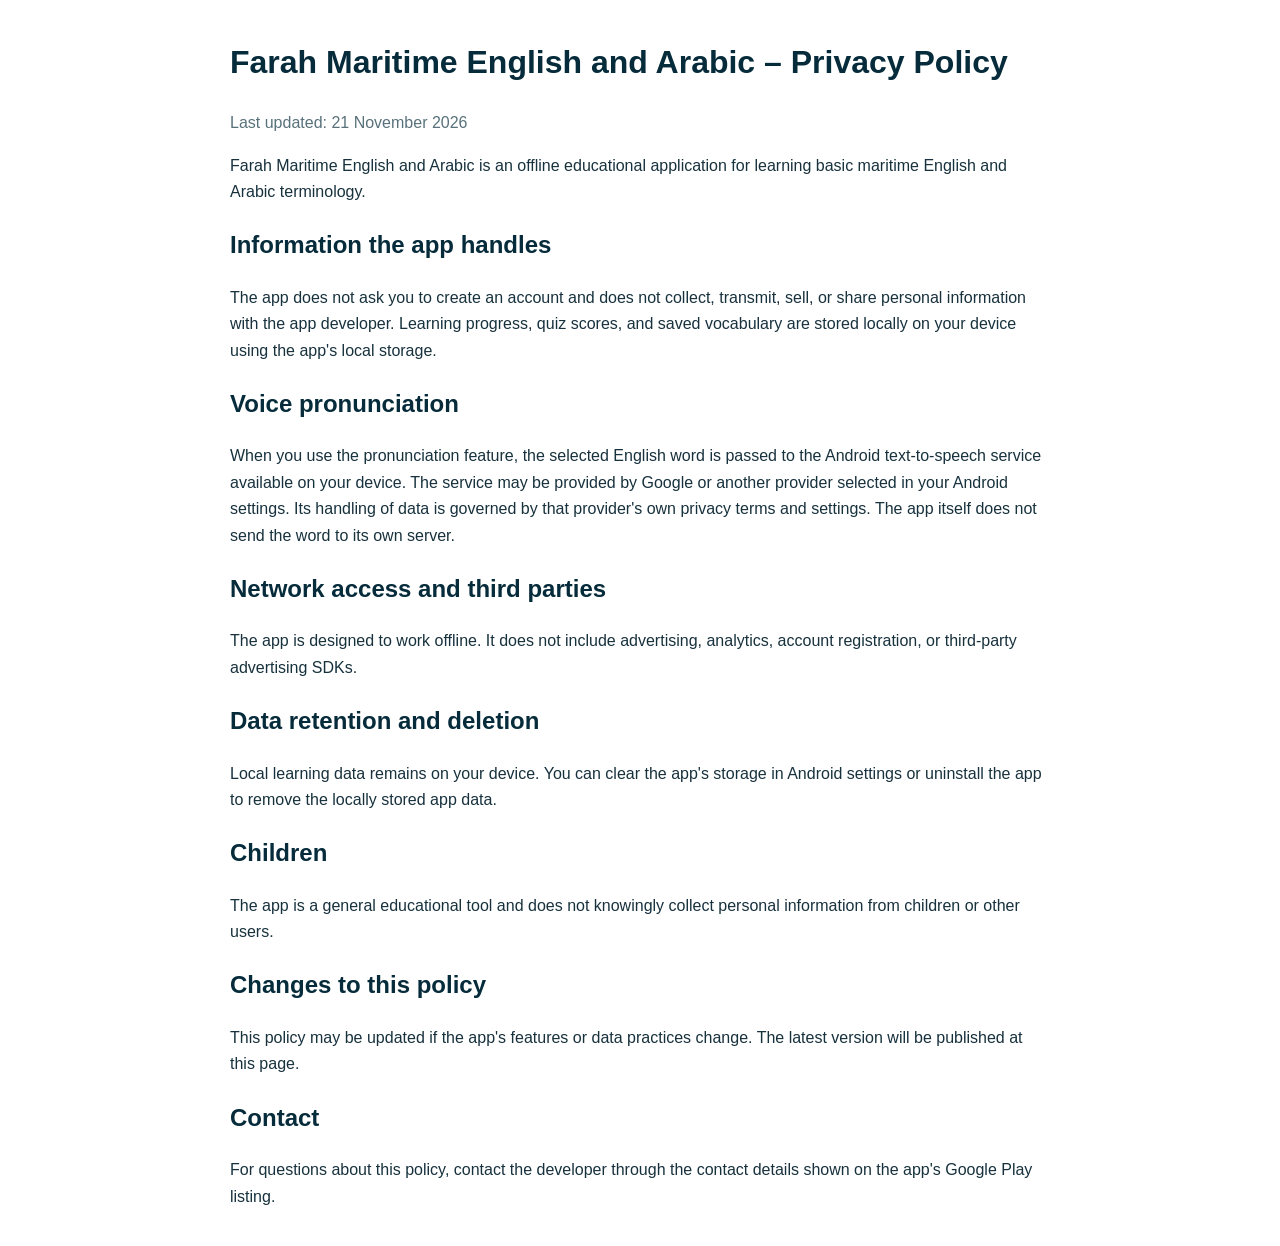
<file: docs/privacy-policy.html>
<!doctype html>
<html lang="en">
<head>
<meta charset="utf-8">
<meta name="viewport" content="width=device-width,initial-scale=1">
<title>Farah Maritime English and Arabic – Privacy Policy</title>
<style>
body{font-family:Arial,sans-serif;line-height:1.65;max-width:820px;margin:36px auto;padding:0 18px;color:#17313d}
h1,h2{color:#062b3a}a{color:#087e8b}.date{color:#58717a}
</style>
</head>
<body>
<h1>Farah Maritime English and Arabic – Privacy Policy</h1>
<p class="date">Last updated: 21 November 2026</p>
<p>Farah Maritime English and Arabic is an offline educational application for learning basic maritime English and Arabic terminology.</p>
<h2>Information the app handles</h2>
<p>The app does not ask you to create an account and does not collect, transmit, sell, or share personal information with the app developer. Learning progress, quiz scores, and saved vocabulary are stored locally on your device using the app's local storage.</p>
<h2>Voice pronunciation</h2>
<p>When you use the pronunciation feature, the selected English word is passed to the Android text-to-speech service available on your device. The service may be provided by Google or another provider selected in your Android settings. Its handling of data is governed by that provider's own privacy terms and settings. The app itself does not send the word to its own server.</p>
<h2>Network access and third parties</h2>
<p>The app is designed to work offline. It does not include advertising, analytics, account registration, or third-party advertising SDKs.</p>
<h2>Data retention and deletion</h2>
<p>Local learning data remains on your device. You can clear the app's storage in Android settings or uninstall the app to remove the locally stored app data.</p>
<h2>Children</h2>
<p>The app is a general educational tool and does not knowingly collect personal information from children or other users.</p>
<h2>Changes to this policy</h2>
<p>This policy may be updated if the app's features or data practices change. The latest version will be published at this page.</p>
<h2>Contact</h2>
<p>For questions about this policy, contact the developer through the contact details shown on the app's Google Play listing.</p>
</body>
</html>
</file>
<file: radwan-marine-stores-finder/app/src/main/assets/style.css>
:root{--navy:#0b2239;--blue:#1479a8;--cyan:#47c0d1;--ink:#172b3c;--muted:#718294;--bg:#f3f6f8;--line:#e1e8ed;--white:#fff;--green:#16815a;--red:#b94a48}*{box-sizing:border-box}body{margin:0;background:var(--bg);color:var(--ink);font-family:Arial,"Noto Sans Arabic",sans-serif}header{height:82px;background:var(--navy);color:white;display:flex;align-items:center;padding:0 17px;gap:12px;position:sticky;top:0;z-index:5}.brandmark{width:44px;height:44px;border:1px solid #57c6d5;border-radius:12px;display:grid;place-items:center;color:#69d7e2;font-weight:900;font-size:17px}.brand{display:flex;flex-direction:column;gap:2px;letter-spacing:1px}.brand b{font-size:14px}.brand strong{font-size:16px;color:#64d2df}.brand small{font-size:8px;color:#c0d0dd;letter-spacing:1.2px}.lang{margin-left:auto;background:#1b3a55;color:white;border:1px solid #446078;border-radius:9px;padding:9px 12px;font-weight:bold}nav{display:flex;background:white;border-bottom:1px solid var(--line);position:sticky;top:82px;z-index:4}nav button{flex:1;border:0;background:white;padding:14px 2px;color:#718294;font-size:12px;font-weight:bold;border-bottom:3px solid transparent}nav button.active{color:var(--blue);border-bottom-color:var(--cyan)}nav span{background:#e6f4f7;border-radius:20px;padding:2px 6px;color:var(--blue)}main{max-width:760px;margin:auto;padding:16px}.page{display:none}.page.active{display:block}.hero{background:linear-gradient(130deg,#0b2239,#164b6c);color:white;border-radius:17px;padding:22px 20px;margin-bottom:15px}.eyebrow{font-size:9px;font-weight:800;letter-spacing:1.5px;color:#36a9bc}.hero h1{font-size:29px;line-height:1.12;margin:10px 0}.hero p{font-size:12px;color:#d1e0e9;margin:0}.searchbox{display:flex;align-items:center;background:white;border:1px solid var(--line);border-radius:12px;padding:0 13px;height:52px;gap:9px}.searchbox span{font-size:28px;color:var(--blue)}.searchbox input{border:0;outline:0;flex:1;font-size:14px;min-width:0}.searchbox button{border:0;background:none;font-size:23px;color:#8392a0}.filters{display:flex;gap:8px;margin:10px 0}.filters select{min-width:0;flex:1;background:white;border:1px solid var(--line);padding:11px 8px;border-radius:9px;color:#425466;font-size:11px}.resultbar{display:flex;justify-content:space-between;align-items:center;color:#708090;font-size:11px;margin:15px 2px 8px}.tiny{font-size:9px;color:var(--green);font-weight:bold;letter-spacing:1px}.item{background:white;border:1px solid var(--line);border-radius:13px;padding:14px;margin-bottom:9px}.itemtop,.itembottom{display:flex;align-items:center;justify-content:space-between;gap:8px}.cat{font-size:9px;text-transform:uppercase;letter-spacing:.7px;color:#1479a8;font-weight:bold}.source{font-size:9px;color:#9a6b28;background:#fff5e6;padding:4px 7px;border-radius:20px}.item h3{font-size:15px;margin:10px 0 4px}.desc{font-size:11px;color:#708090;margin:0 0 10px;line-height:1.5}.codes{display:flex;gap:6px;flex-wrap:wrap}.code{font-size:10px;padding:5px 7px;background:#eef4f7;border-radius:6px;color:#38556b}.code.missing{background:#fff6e8;color:#996a2a}.itembottom{margin-top:12px;border-top:1px solid #edf1f4;padding-top:10px}.unit{font-size:10px;color:#7c8b98}.add,.primary{background:var(--blue);border:0;color:white;border-radius:8px;padding:10px 13px;font-weight:bold;font-size:11px}.notice{display:flex;flex-direction:column;gap:5px;background:#fff7e9;border:1px solid #f1dfbd;border-radius:11px;padding:12px;margin:15px 0;color:#805f2e;font-size:10px;line-height:1.5}.notice span{color:#8c7654}.sectionhead{display:flex;justify-content:space-between;align-items:center;margin:7px 0 17px}.sectionhead h2{font-size:23px;margin:5px 0}.pill{font-size:9px;color:#1479a8;background:#e5f3f7;border-radius:20px;padding:7px 9px;font-weight:bold}.formgrid{display:grid;grid-template-columns:1fr 1fr;gap:10px;background:white;padding:14px;border:1px solid var(--line);border-radius:13px}.formgrid label{font-size:10px;color:#657789;display:flex;flex-direction:column;gap:6px}.formgrid input,.formgrid select,.dataCard input{width:100%;padding:11px;border:1px solid var(--line);border-radius:8px;background:#fbfcfd;font-size:12px;color:#233b4d;min-width:0}.cartempty{padding:24px 14px;text-align:center;color:#8794a0;font-size:12px;background:white;border:1px dashed #ccd7df;border-radius:12px;margin:12px 0}.cartrow{background:white;border:1px solid var(--line);padding:12px;border-radius:10px;margin:9px 0}.cartrow b{font-size:12px}.cartrow small{display:block;color:#788998;font-size:10px;margin:4px 0}.qtyline{display:flex;align-items:center;gap:8px;margin-top:8px}.qtyline input{width:75px;padding:8px;border:1px solid var(--line);border-radius:7px}.qtyline button{border:0;background:#fbeeed;color:var(--red);border-radius:7px;padding:8px}.actions{display:flex;flex-wrap:wrap;gap:8px;margin:13px 0}.secondary,.ghost,.danger{border:1px solid var(--line);background:white;color:#36536a;border-radius:8px;padding:10px 12px;font-weight:bold;font-size:11px}.danger{color:var(--red);border-color:#f0d3d2}.full{width:100%;margin-top:9px}.dataCard{background:white;border:1px solid var(--line);border-radius:13px;padding:14px;margin-bottom:12px}.dataCard h3{font-size:14px;margin:0 0 8px}.dataCard p,.csvhint{font-size:10px;line-height:1.5;color:#718294}.dataCard input{margin:5px 0}.two{display:flex;gap:7px}.savedcard{background:white;border:1px solid var(--line);padding:13px;border-radius:11px;margin-bottom:10px}.savedcard b{font-size:13px}.savedcard p{font-size:10px;color:#718294}.savedcard button{margin-right:5px}.toast{position:fixed;bottom:18px;left:50%;transform:translateX(-50%);background:#142e43;color:white;padding:11px 16px;border-radius:9px;font-size:11px;opacity:0;pointer-events:none;transition:.2s;z-index:10;max-width:90%;text-align:center}.toast.show{opacity:1}body.rtl{direction:rtl}body.rtl .lang{margin-left:0;margin-right:auto}body.rtl .brand{letter-spacing:0}body.rtl nav button{font-size:11px}body.rtl .notice{text-align:right}@media(min-width:650px){main{padding:24px}.hero{padding:28px}.hero h1{font-size:36px}}
.onlineLinks{margin-top:14px}.onlineLink{display:block;text-decoration:none;background:#edf6f8;color:#126b8f;border:1px solid #d7e9ee;border-radius:9px;padding:12px;margin-top:8px;font-size:12px;font-weight:bold}.onlineLink:active{background:#dceff3}body.rtl .onlineLink{text-align:right}

.cover-art{margin:-5px -5px 18px;border-radius:14px;overflow:hidden;box-shadow:0 10px 24px #04162655;background:#0b2239}.cover-art img,.cover-art svg{display:block;width:100%;height:auto;max-height:260px;object-fit:cover}.hero{overflow:hidden}.hero .eyebrow{color:#70dbe3}
</file>
